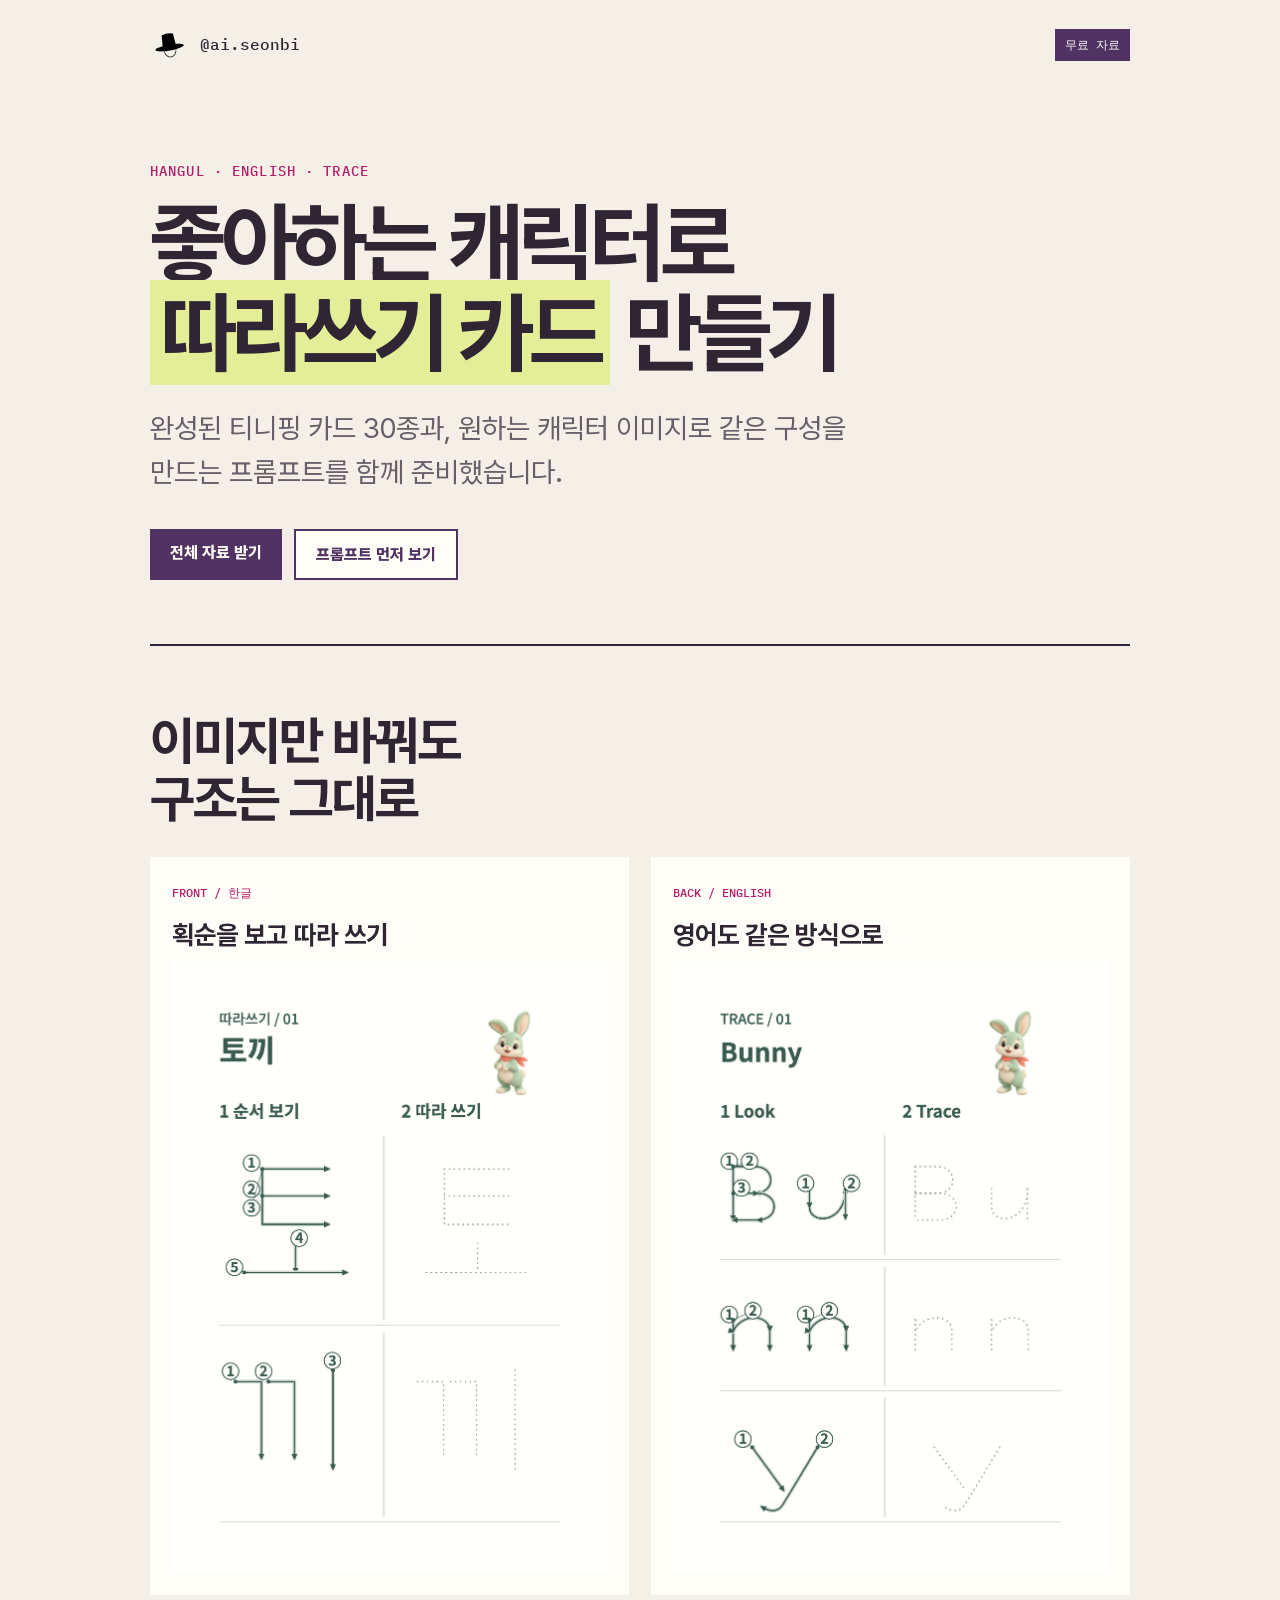
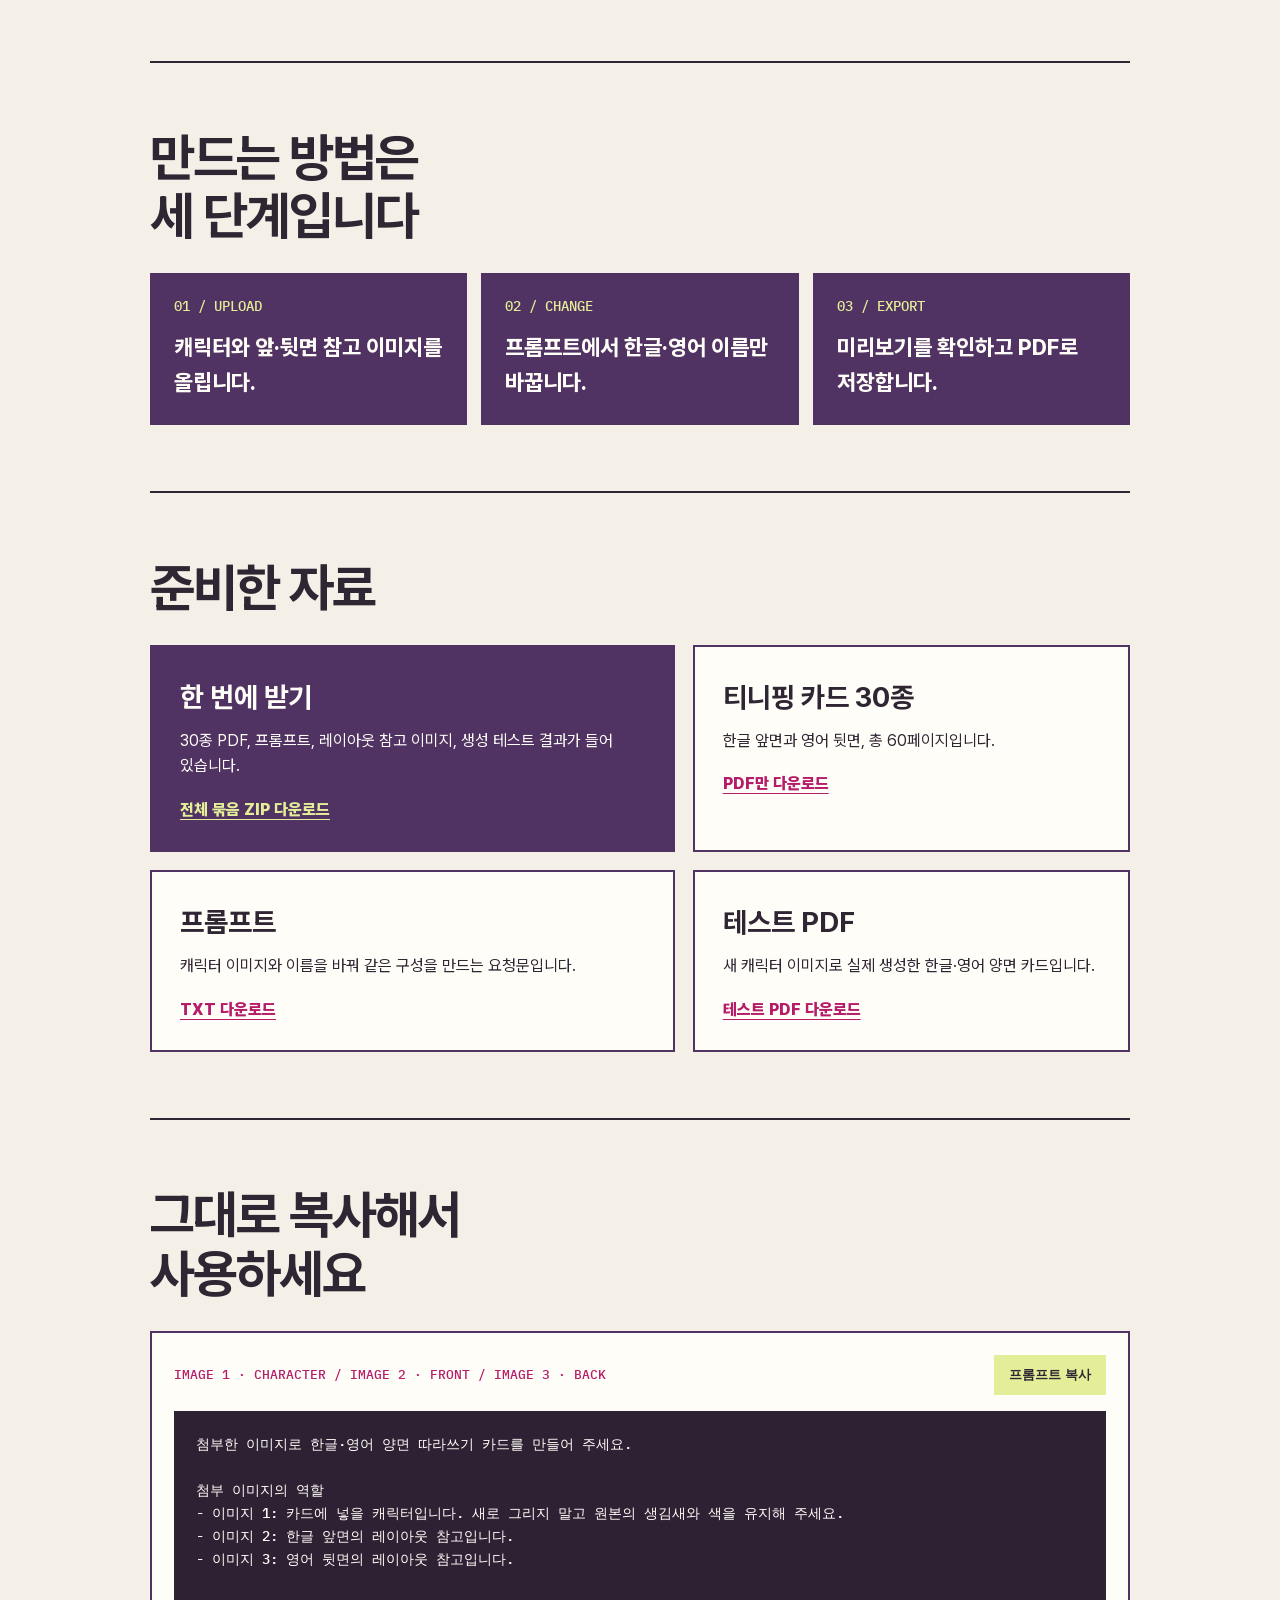
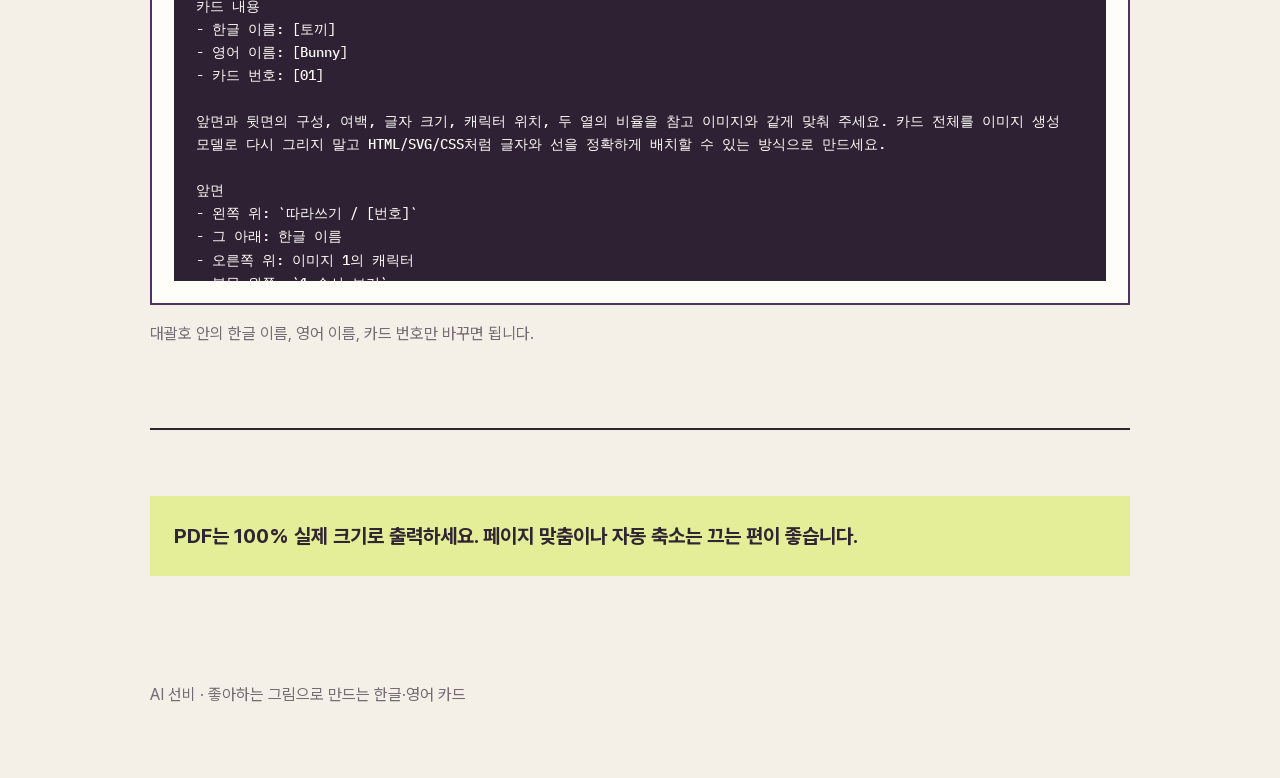
<file: docs/guides/hangul-cards/index.html>
<!doctype html>
<html lang="ko">
<head>
  <meta charset="utf-8">
  <meta name="viewport" content="width=device-width,initial-scale=1">
  <title>좋아하는 캐릭터로 만드는 한글·영어 카드 | AI 선비</title>
  <meta name="description" content="티니핑 한글·영어 카드 PDF 30종과, 캐릭터 이미지를 바꿔 같은 카드 구조를 만드는 프롬프트를 받아보세요.">
  <style>
    @font-face{font-family:Pretendard;src:url('../../assets/PretendardVariable.woff2') format('woff2');font-weight:100 900;font-display:swap}
    @font-face{font-family:Plex;src:url('../../assets/IBMPlexMono-Medium.ttf') format('truetype');font-weight:500;font-display:swap}
    :root{--paper:#f4efe7;--ink:#302533;--plum:#503362;--pink:#b51d68;--lime:#e4ed97;--line:#d9d1c7;--white:#fffdf8}
    *{box-sizing:border-box}html{scroll-behavior:smooth}body{margin:0;background:var(--paper);color:var(--ink);font-family:Pretendard,system-ui,sans-serif;line-height:1.6;word-break:keep-all}a{color:inherit;text-underline-offset:4px}.wrap{width:min(980px,calc(100% - 34px));margin:auto}.top{display:flex;justify-content:space-between;align-items:center;padding:26px 0;font-family:Plex,monospace}.brand{display:flex;gap:12px;align-items:center;text-decoration:none}.brand img{width:38px;height:38px}.tag{padding:6px 10px;background:var(--plum);color:var(--white);font-size:12px}
    header{padding:72px 0 64px}.eyebrow{font:500 14px Plex,monospace;color:var(--pink);letter-spacing:.08em}.hero{font-size:clamp(48px,8vw,88px);line-height:1.02;letter-spacing:-.06em;margin:18px 0 24px}.lead{max-width:760px;font-size:clamp(20px,3vw,28px);color:#685f69}.mark{background:var(--lime);padding:0 .12em}.actions{display:flex;gap:12px;flex-wrap:wrap;margin-top:34px}.button{display:inline-block;padding:14px 20px;background:var(--plum);color:var(--white);text-decoration:none;font-weight:800;border:0;cursor:pointer;font:800 16px Pretendard}.button.alt{background:var(--white);color:var(--plum);border:2px solid var(--plum)}
    section{padding:66px 0;border-top:2px solid var(--ink)}h2{font-size:clamp(34px,5vw,52px);line-height:1.12;letter-spacing:-.04em;margin:0 0 28px}.pair{display:grid;grid-template-columns:1fr 1fr;gap:22px}.card{background:var(--white);padding:22px}.card img{display:block;width:100%;height:auto}.card small{font:500 12px Plex,monospace;color:var(--pink)}.card h3{font-size:26px;margin:10px 0 6px}.steps{display:grid;grid-template-columns:repeat(3,1fr);gap:14px}.step{padding:24px;background:var(--plum);color:var(--white)}.step b{display:block;color:var(--lime);font:500 14px Plex,monospace;margin-bottom:15px}.step span{font-size:22px;font-weight:760}.downloads{display:grid;grid-template-columns:1.2fr 1fr;gap:18px}.download{padding:28px;border:2px solid var(--plum);background:var(--white)}.download.primary{background:var(--plum);color:var(--white)}.download h3{font-size:28px;margin:0 0 8px}.download p{color:inherit;margin:0 0 18px}.download a{font-weight:850;color:var(--pink)}.download.primary a{color:var(--lime)}
    .prompt{background:var(--white);border:2px solid var(--plum);padding:22px}.prompt-tools{display:flex;justify-content:space-between;gap:12px;align-items:center;margin-bottom:16px}.prompt-tools span{font:500 13px Plex,monospace;color:var(--pink)}pre{margin:0;max-height:470px;overflow:auto;white-space:pre-wrap;background:#2e2133;color:var(--white);padding:22px;font:500 14px/1.65 Plex,monospace}.copy{border:0;background:var(--lime);color:var(--ink);padding:11px 15px;font-weight:850;cursor:pointer}.note{color:#746b74}.print{padding:24px;background:var(--lime);font-size:20px;font-weight:720}footer{padding:40px 0 70px;color:#746b74}
    @media(max-width:720px){header{padding:45px 0}.pair,.steps,.downloads{grid-template-columns:1fr}.hero{font-size:49px}.prompt-tools{align-items:flex-start;flex-direction:column}}
  </style>
</head>
<body>
  <div class="wrap">
    <div class="top"><a class="brand" href="../../"><img src="../../assets/logo-black.svg" alt=""><span>@ai.seonbi</span></a><span class="tag">무료 자료</span></div>
    <header>
      <div class="eyebrow">HANGUL · ENGLISH · TRACE</div>
      <h1 class="hero">좋아하는 캐릭터로<br><span class="mark">따라쓰기 카드</span> 만들기</h1>
      <p class="lead">완성된 티니핑 카드 30종과, 원하는 캐릭터 이미지로 같은 구성을 만드는 프롬프트를 함께 준비했습니다.</p>
      <div class="actions"><a class="button" href="downloads/hangul-card-starter-kit.zip" download>전체 자료 받기</a><a class="button alt" href="#prompt">프롬프트 먼저 보기</a></div>
    </header>

    <section>
      <h2>이미지만 바꿔도<br>구조는 그대로</h2>
      <div class="pair">
        <article class="card"><small>FRONT / 한글</small><h3>획순을 보고 따라 쓰기</h3><img src="test/sample-front-ko.png" alt="토끼 캐릭터를 넣은 한글 카드 테스트 결과"></article>
        <article class="card"><small>BACK / ENGLISH</small><h3>영어도 같은 방식으로</h3><img src="test/sample-back-en.png" alt="토끼 캐릭터를 넣은 영어 카드 테스트 결과"></article>
      </div>
    </section>

    <section>
      <h2>만드는 방법은<br>세 단계입니다</h2>
      <div class="steps">
        <div class="step"><b>01 / UPLOAD</b><span>캐릭터와 앞·뒷면 참고 이미지를 올립니다.</span></div>
        <div class="step"><b>02 / CHANGE</b><span>프롬프트에서 한글·영어 이름만 바꿉니다.</span></div>
        <div class="step"><b>03 / EXPORT</b><span>미리보기를 확인하고 PDF로 저장합니다.</span></div>
      </div>
    </section>

    <section>
      <h2>준비한 자료</h2>
      <div class="downloads">
        <article class="download primary"><h3>한 번에 받기</h3><p>30종 PDF, 프롬프트, 레이아웃 참고 이미지, 생성 테스트 결과가 들어 있습니다.</p><a href="downloads/hangul-card-starter-kit.zip" download>전체 묶음 ZIP 다운로드</a></article>
        <article class="download"><h3>티니핑 카드 30종</h3><p>한글 앞면과 영어 뒷면, 총 60페이지입니다.</p><a href="downloads/teenieping-30-tracing-cards.pdf" download>PDF만 다운로드</a></article>
        <article class="download"><h3>프롬프트</h3><p>캐릭터 이미지와 이름을 바꿔 같은 구성을 만드는 요청문입니다.</p><a href="downloads/prompt.txt" download>TXT 다운로드</a></article>
        <article class="download"><h3>테스트 PDF</h3><p>새 캐릭터 이미지로 실제 생성한 한글·영어 양면 카드입니다.</p><a href="test/sample-rabbit-duplex.pdf" download>테스트 PDF 다운로드</a></article>
      </div>
    </section>

    <section id="prompt">
      <h2>그대로 복사해서<br>사용하세요</h2>
      <div class="prompt"><div class="prompt-tools"><span>IMAGE 1 · CHARACTER / IMAGE 2 · FRONT / IMAGE 3 · BACK</span><button class="copy" type="button">프롬프트 복사</button></div><pre>프롬프트를 불러오는 중입니다.</pre></div>
      <p class="note">대괄호 안의 한글 이름, 영어 이름, 카드 번호만 바꾸면 됩니다.</p>
    </section>

    <section><div class="print">PDF는 100% 실제 크기로 출력하세요. 페이지 맞춤이나 자동 축소는 끄는 편이 좋습니다.</div></section>
    <footer>AI 선비 · 좋아하는 그림으로 만드는 한글·영어 카드</footer>
  </div>
  <script>
    const pre=document.querySelector('pre'),button=document.querySelector('.copy');
    fetch('downloads/prompt.txt').then(response=>response.text()).then(text=>pre.textContent=text).catch(()=>pre.textContent='프롬프트 TXT 파일을 내려받아 사용해 주세요.');
    button.addEventListener('click',async()=>{await navigator.clipboard.writeText(pre.textContent);button.textContent='복사했습니다';setTimeout(()=>button.textContent='프롬프트 복사',1500)});
  </script>
</body>
</html>
</file>
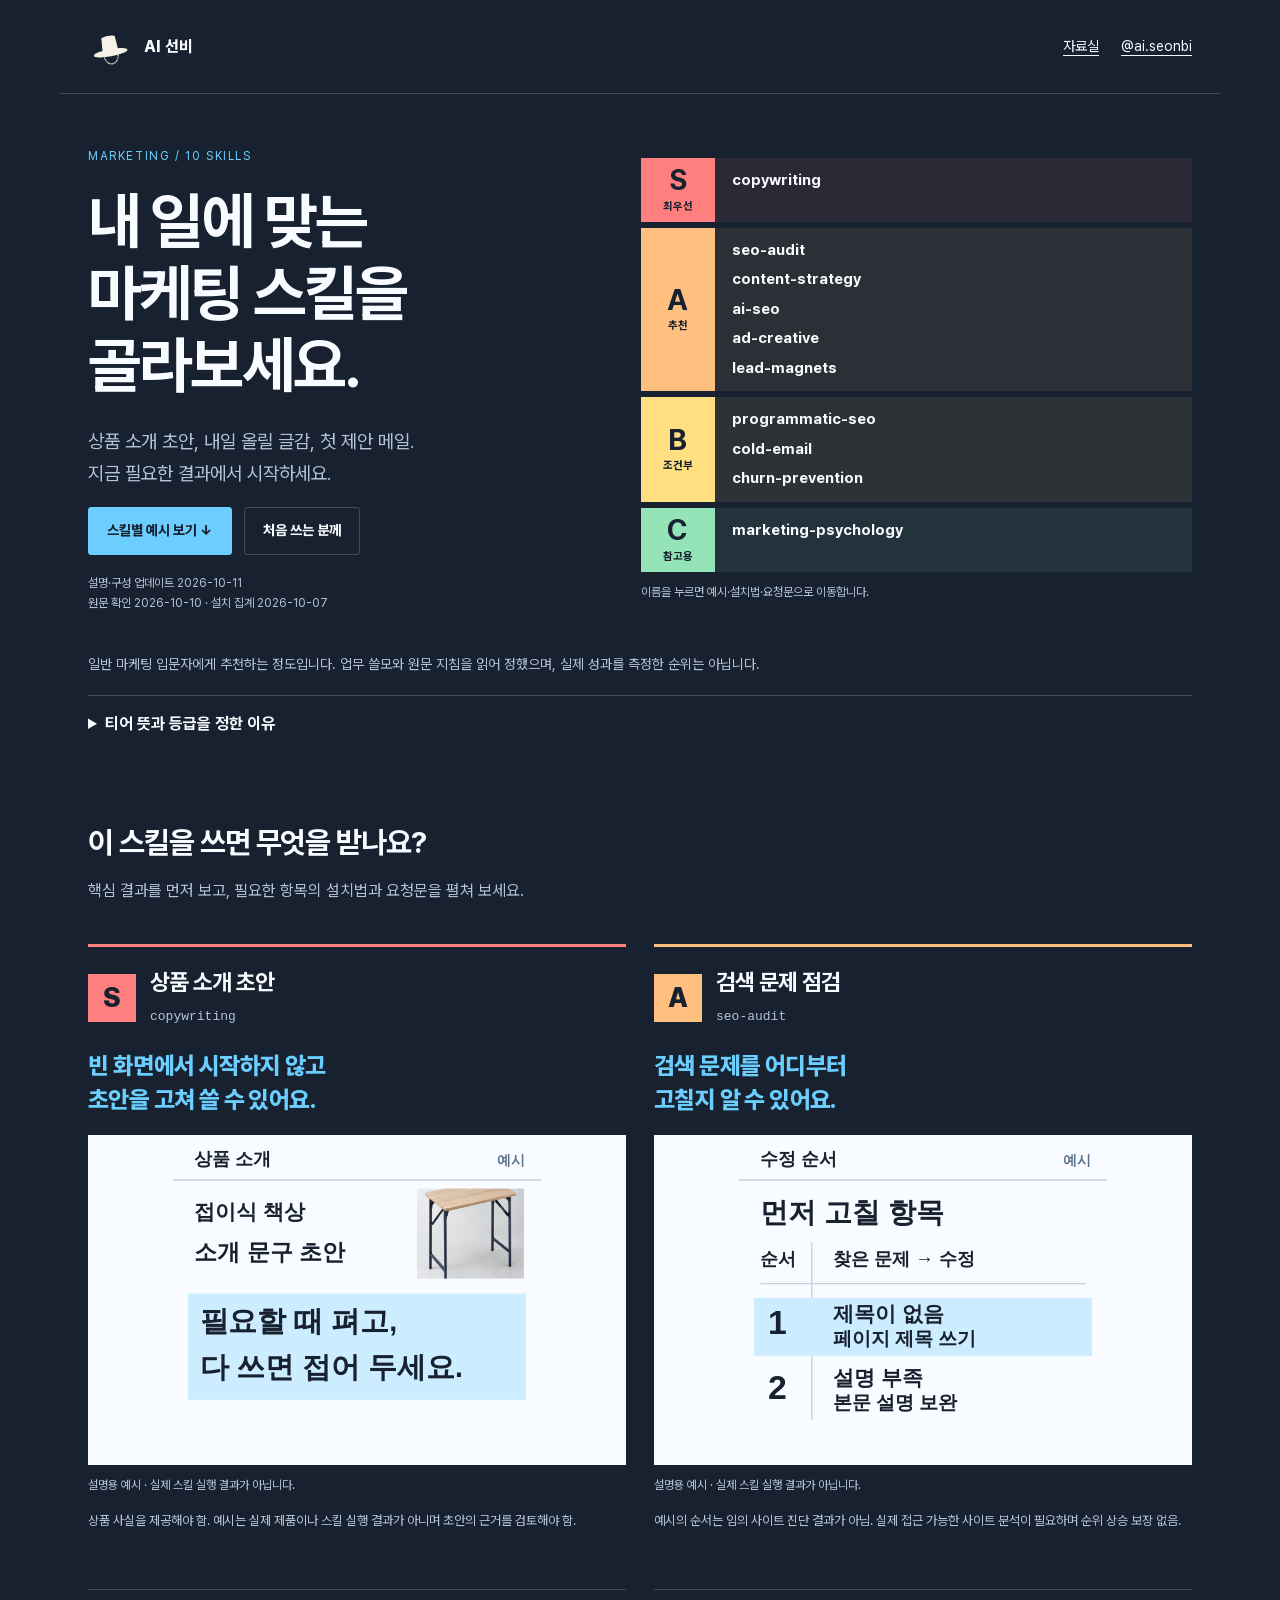
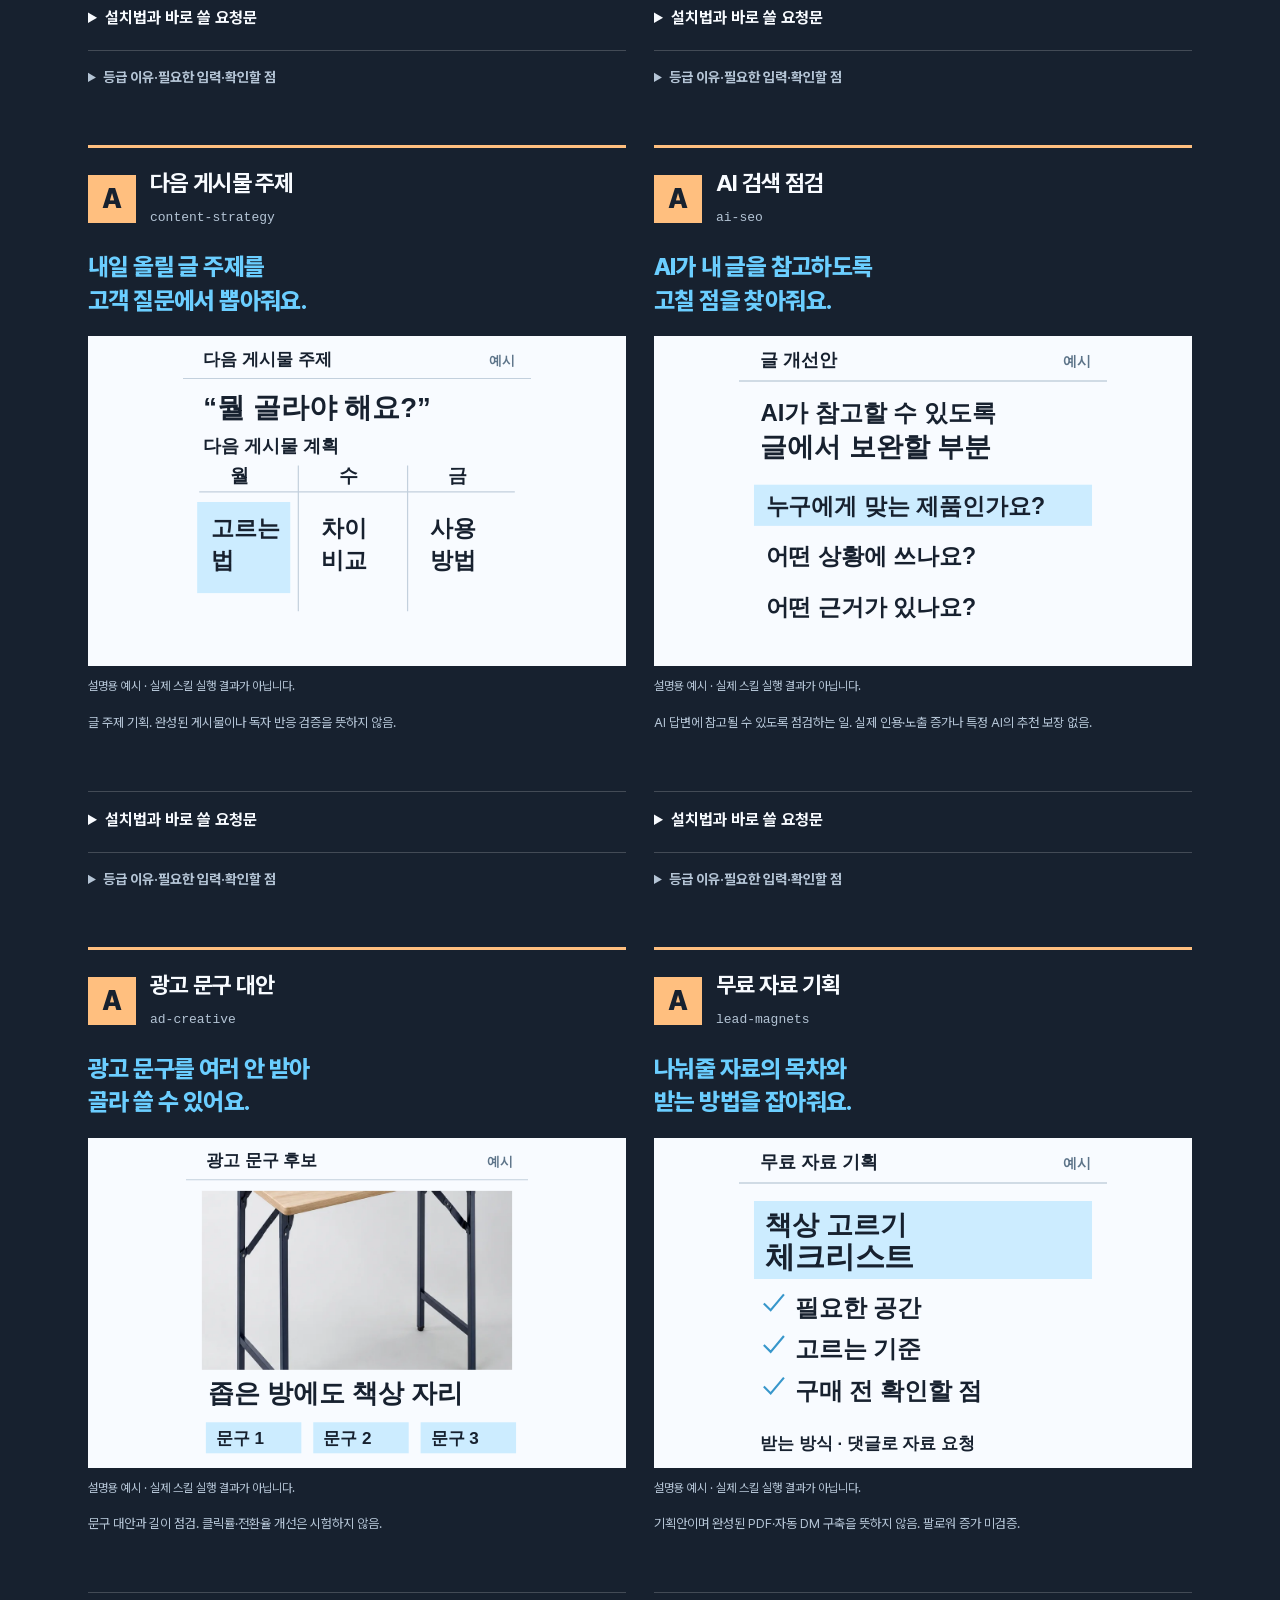
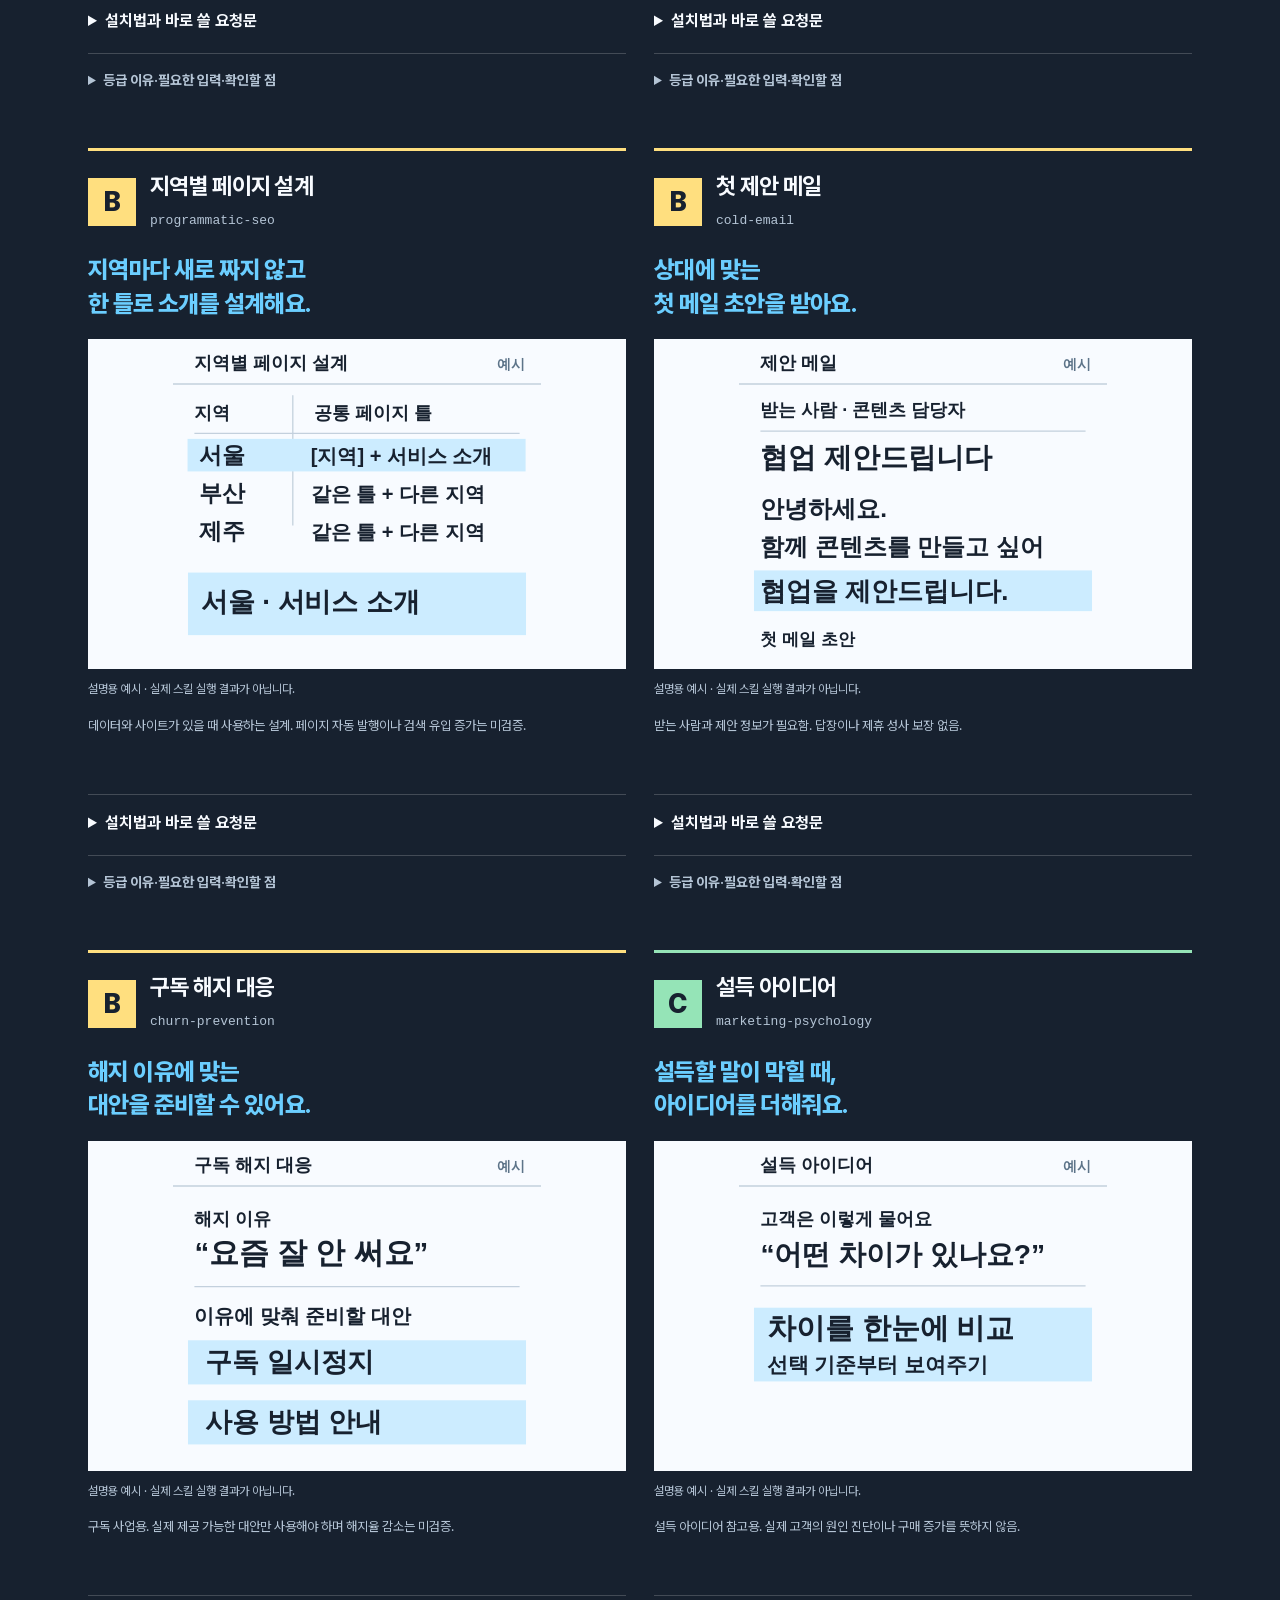
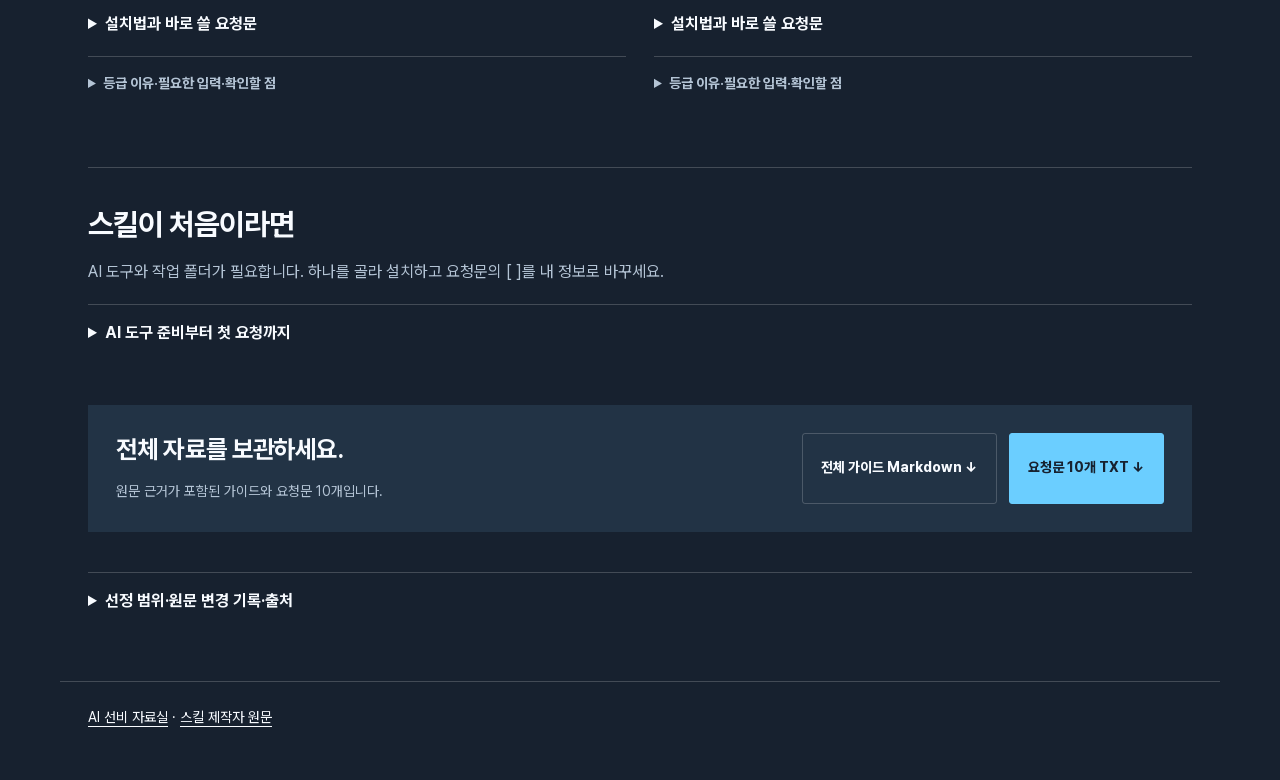
<file: docs/guides/marketing-skills/index.html>
<!doctype html><html lang="ko"><head><meta charset="utf-8"><meta name="viewport" content="width=device-width,initial-scale=1"><title>마케팅 AI 스킬 10개 · 설치법과 요청문 | AI 선비</title><meta name="description" content="상품 소개 초안, 다음 게시물 주제, 첫 제안 메일. 받을 결과에서 마케팅 스킬을 고르고 설치법과 요청문으로 시작하세요."><meta property="og:image" content="https://ai-seonbi.github.io/skills/assets/marketing-skills-cover.webp"><link rel="canonical" href="https://ai-seonbi.github.io/skills/guides/marketing-skills/"><link rel="icon" href="../../assets/logo.svg"><link rel="stylesheet" href="guide.css"></head><body data-revision="2026-10-11-benefits"><header><a class="brand" href="../../"><img src="../../assets/logo.svg" width="44" height="40" alt="">AI 선비</a><nav><a href="../../">자료실</a><a href="https://www.instagram.com/ai.seonbi/">@ai.seonbi</a></nav></header><main>
    <section class="hero"><div><p class="eyebrow">MARKETING / 10 SKILLS</p><h1>내 일에 맞는<br>마케팅 스킬을<br>골라보세요.</h1><p class="lead">상품 소개 초안, 내일 올릴 글감, 첫 제안 메일.<br>지금 필요한 결과에서 시작하세요.</p><div class="actions"><a class="button primary" href="#skills">스킬별 예시 보기 ↓</a><a class="button" href="#start">처음 쓰는 분께</a></div><p class="small">설명·구성 업데이트 2026-10-11<br>원문 확인 2026-10-10 · 설치 집계 2026-10-07</p></div><figure class="tier-board"><div class="tier-row" style="--grade:#ff7f7f"><div class="tier-grade"><b>S</b><small>최우선</small></div><div class="tier-items"><a href="#copywriting">copywriting</a></div></div><div class="tier-row" style="--grade:#ffbf7f"><div class="tier-grade"><b>A</b><small>추천</small></div><div class="tier-items"><a href="#seo-audit">seo-audit</a><a href="#content-strategy">content-strategy</a><a href="#ai-seo">ai-seo</a><a href="#ad-creative">ad-creative</a><a href="#lead-magnets">lead-magnets</a></div></div><div class="tier-row" style="--grade:#ffdf7f"><div class="tier-grade"><b>B</b><small>조건부</small></div><div class="tier-items"><a href="#programmatic-seo">programmatic-seo</a><a href="#cold-email">cold-email</a><a href="#churn-prevention">churn-prevention</a></div></div><div class="tier-row" style="--grade:#95e4b7"><div class="tier-grade"><b>C</b><small>참고용</small></div><div class="tier-items"><a href="#marketing-psychology">marketing-psychology</a></div></div><figcaption>이름을 누르면 예시·설치법·요청문으로 이동합니다.</figcaption></figure></section>
    <p class="scope">일반 마케팅 입문자에게 추천하는 정도입니다. 업무 쓸모와 원문 지침을 읽어 정했으며, 실제 성과를 측정한 순위는 아닙니다.</p><details class="section-detail"><summary>티어 뜻과 등급을 정한 이유</summary><p>티어는 <strong>일반 마케팅 입문자에게 추천하는 정도</strong>입니다. 원문 지침을 읽고 두 가지를 함께 봤습니다. <strong>업무 쓸모</strong>는 자주 하는 일인지, 필요한 준비물이 있는지이고, <strong>지침 구체성</strong>은 입력 → 작업 순서 → 결과 형식 → 점검 기준까지 안내하는지입니다.</p>
<ul>
<li><strong>S · 최우선</strong>: 자주 쓰는 업무이고, 필요한 입력부터 결과와 점검까지 구체적입니다.</li>
<li><strong>A · 추천 · 일부 보완</strong>: 업무에 쓸모가 있고 핵심 절차가 분명합니다. 일부 판단 기준이나 결과 점검은 보완하면 좋습니다.</li>
<li><strong>B · 조건부</strong>: 데이터·사이트·구독 사업처럼 필요한 조건이 있거나, 중요한 지침을 직접 보완해야 합니다.</li>
<li><strong>C · 아이디어 참고용</strong>: 아이디어를 얻을 수 있지만, 실제 작업의 결과 형식과 점검 기준을 많이 보완해야 합니다.</li>
</ul>
<p>예를 들어 <strong>copywriting은 S</strong>입니다. 자주 쓰는 상품 소개 문구를 만들고, 근거 없는 주장도 표시해 확인하게 합니다. <strong>marketing-psychology는 C</strong>입니다. 설득 아이디어는 얻지만 결과 형식과 점검 기준이 없습니다. <strong>churn-prevention은 B</strong>입니다. 해지 대응 절차는 구체적이어도 구독 사업에서만 쓰므로, 내 사업 조건을 먼저 봐야 합니다.</p>
<p>설치 수는 후보를 고르고 같은 등급 안의 소개 순서를 정할 때 사용했습니다. 등급은 지침과 업무 쓸모를 읽어 정한 판단이며, 실제 출력 품질이나 마케팅 성과를 시험한 순위는 아닙니다. 숫자 가중치로 합산하지 않았습니다.</p>
<h2>전체 티어 · 하는 일과 등급을 준 이유</h2>
<table>
<thead>
<tr>
<th>등급</th>
<th>스킬</th>
<th>하는 일</th>
<th>등급을 준 이유</th>
</tr>
</thead>
<tbody>
<tr>
<td>S</td>
<td><a href="https://www.skills.sh/coreyhaines31/marketingskills/copywriting">copywriting</a></td>
<td>상품 소개 문구 쓰기</td>
<td>자주 쓰는 문구 작업이며, 입력·결과 형식·근거 없는 주장 표시까지 구체적</td>
</tr>
<tr>
<td>A</td>
<td><a href="https://www.skills.sh/coreyhaines31/marketingskills/seo-audit">seo-audit</a></td>
<td>사이트 검색 문제 찾기</td>
<td>문제·근거·수정 순서까지 제시. 도구 목록 일부는 갱신 필요</td>
</tr>
<tr>
<td>A</td>
<td><a href="https://www.skills.sh/coreyhaines31/marketingskills/content-strategy">content-strategy</a></td>
<td>콘텐츠 주제 고르기</td>
<td>고객 질문을 근거로 주제와 순서를 정함. 가중치 근거·실행 뒤 점검은 보완 필요</td>
</tr>
<tr>
<td>A</td>
<td><a href="https://www.skills.sh/coreyhaines31/marketingskills/ai-seo">ai-seo</a></td>
<td>AI 답변 인용 점검</td>
<td>여러 AI 답변을 반복 확인하는 절차가 구체적. 보고서 형식·개선 효과 확인은 보완 필요</td>
</tr>
<tr>
<td>A</td>
<td><a href="https://www.skills.sh/coreyhaines31/marketingskills/ad-creative">ad-creative</a></td>
<td>광고 문구 여러 안 만들기</td>
<td>각도별 문구·매체별 글자 수 검사까지 구체적. 첫 제작 시 근거 확인은 직접 요청</td>
</tr>
<tr>
<td>A</td>
<td><a href="https://www.skills.sh/coreyhaines31/marketingskills/lead-magnets">lead-magnets</a></td>
<td>무료 자료 기획하기</td>
<td>목차·받는 방법·측정까지 연결. 출처 없는 기준치는 내 데이터로 조정</td>
</tr>
<tr>
<td>B</td>
<td><a href="https://www.skills.sh/coreyhaines31/marketingskills/programmatic-seo">programmatic-seo</a></td>
<td>지역·상품별 페이지 설계</td>
<td>대량 페이지용 데이터와 사이트가 있어야 활용. 품질 판단 기준도 보완 필요</td>
</tr>
<tr>
<td>B</td>
<td><a href="https://www.skills.sh/coreyhaines31/marketingskills/cold-email">cold-email</a></td>
<td>첫 제안 메일 쓰기</td>
<td>메일 작성·발송·답장 대응을 안내. 근거 생성 방지와 결과 형식은 직접 보완</td>
</tr>
<tr>
<td>B</td>
<td><a href="https://www.skills.sh/coreyhaines31/marketingskills/churn-prevention">churn-prevention</a></td>
<td>구독 해지 대응 만들기</td>
<td>구독 사업에서만 활용. 목표 수치와 결과 형식은 직접 조정</td>
</tr>
<tr>
<td>C</td>
<td><a href="https://www.skills.sh/coreyhaines31/marketingskills/marketing-psychology">marketing-psychology</a></td>
<td>설득 심리 아이디어 참고</td>
<td>심리 원리 사전에 가까우며, 결과 형식·점검 기준이 없음</td>
</tr>
</tbody>
</table>
<p>내 업무에 해당하는 항목을 고른 뒤 아래 설치법과 스킬별 설명을 보세요. 자세한 입력·결과·점검 기준, 원문과 확인일을 함께 적었습니다.</p></details>
    <section id="skills"><div class="section-heading"><h2>이 스킬을 쓰면 무엇을 받나요?</h2><p>핵심 결과를 먼저 보고, 필요한 항목의 설치법과 요청문을 펼쳐 보세요.</p></div><div class="skills"><article class="skill" id="copywriting" style="--grade:#ff7f7f"><div class="skill-title"><span class="grade">S</span><div><h3>상품 소개 초안</h3><code>copywriting</code></div></div>
    <p class="benefit">빈 화면에서 시작하지 않고<br>초안을 고쳐 쓸 수 있어요.</p>
    <figure><img loading="lazy" src="examples/copywriting.svg" width="860" height="830" alt="상품 소개 초안 결과의 설명용 예시"><figcaption>설명용 예시 · 실제 스킬 실행 결과가 아닙니다.</figcaption></figure>
    <p class="condition">상품 사실을 제공해야 함. 예시는 실제 제품이나 스킬 실행 결과가 아니며 초안의 근거를 검토해야 함.</p>
    <details class="action"><summary>설치법과 바로 쓸 요청문</summary><p>작업 폴더의 터미널에서 설치하고, 같은 폴더의 AI 도구에 요청하세요. Codex는 <code>--agent codex</code>로 바꿉니다.</p><h4>1. 스킬 설치</h4><pre><code>npx skills add coreyhaines31/marketingskills --skill copywriting --agent claude-code --copy</code></pre><h4>2. [ ]를 내 정보로 바꿔 요청</h4><pre class="prompt"><code>copywriting 스킬로 [상품] 상세페이지의 첫 화면과 핵심 구간 문구를 써줘. 원하는 행동은 [구매·신청], 고객은 [고객], 고객이 망설이는 이유는 [고민], 다른 상품과 다른 점은 [차이], 쓸 수 있는 근거는 [후기·수치]야. 구간별 문구와 고른 이유, 제목·버튼 문구 대안 2~3개를 주고 근거가 없는 주장은 [NEED]로 표시해줘.</code></pre></details>
    <details class="evidence"><summary>등급 이유·필요한 입력·확인할 점</summary><p><strong>S로 정한 이유.</strong> 필요한 고객 정보와 근거를 먼저 묻고, 문구와 고른 이유·대안을 준 뒤 근거 없는 주장을 [NEED]로 표시하는 점검까지 있어 가장 먼저 추천한다.</p>
<ul>
<li>이럴 때: 홈페이지·랜딩·상품 페이지 문구는 마케팅 업무에서 자주 필요하고 상품·고객 정보만으로 시작할 수 있다.</li>
<li>넣을 정보: 페이지 종류와 원하는 행동 하나, 고객의 문제·망설임·표현, 상품의 차이와 근거(수치·후기), 유입 경로를 먼저 묻는다.</li>
<li>작업 절차: 명확성·혜택·구체성 원칙에 따라 첫 화면과 핵심 구간을 구성하고 페이지 종류별 지침과 CTA 지침을 적용한다.</li>
<li>받는 결과: 구간별 페이지 문구, 핵심 선택의 이유와 적용 원칙, 제목·CTA 대안 2~3개, 필요하면 페이지 제목·설명.</li>
<li>원문의 점검 기준: 빠른 품질 점검과 전달 전 AI 문체 자가 점검을 하고, 경쟁사에도 그대로 맞는 문장은 다시 쓴다. 근거가 없으면 지어내지 않고 [NEED: ...]로 표시한다.</li>
<li>보완할 점: 웹페이지 문구 중심이다. 이메일·팝업·문구 교정은 원문이 다른 스킬로 안내한다.</li>
<li>원문: <a href="https://github.com/coreyhaines31/marketingskills/blob/1efedbc5148b54b2f0f6c6c9fe0be62e151c7fff/skills/copywriting/SKILL.md">copywriting SKILL.md v2.1.0</a>, Before Writing; Quick Quality Check; No AI Tells; Output Format. 설치 217.4K.</li>
</ul></details></article><article class="skill" id="seo-audit" style="--grade:#ffbf7f"><div class="skill-title"><span class="grade">A</span><div><h3>검색 문제 점검</h3><code>seo-audit</code></div></div>
    <p class="benefit">검색 문제를 어디부터<br>고칠지 알 수 있어요.</p>
    <figure><img loading="lazy" src="examples/seo-audit.svg" width="860" height="830" alt="검색 문제 점검 결과의 설명용 예시"><figcaption>설명용 예시 · 실제 스킬 실행 결과가 아닙니다.</figcaption></figure>
    <p class="condition">예시의 순서는 임의 사이트 진단 결과가 아님. 실제 접근 가능한 사이트 분석이 필요하며 순위 상승 보장 없음.</p>
    <details class="action"><summary>설치법과 바로 쓸 요청문</summary><p>작업 폴더의 터미널에서 설치하고, 같은 폴더의 AI 도구에 요청하세요. Codex는 <code>--agent codex</code>로 바꿉니다.</p><h4>1. 스킬 설치</h4><pre><code>npx skills add coreyhaines31/marketingskills --skill seo-audit --agent claude-code --copy</code></pre><h4>2. [ ]를 내 정보로 바꿔 요청</h4><pre class="prompt"><code>seo-audit 스킬로 [사이트 주소]를 점검해줘. 사이트 종류는 [쇼핑몰·블로그 등], 검색으로 얻고 싶은 것은 [목표], 중요한 키워드는 [키워드]야. Search Console 접근은 [있음·없음]이야. 문제마다 영향·근거·수정 방법·우선순위를 적고, 확인하지 못한 항목은 따로 표시해줘.</code></pre></details>
    <details class="evidence"><summary>등급 이유·필요한 입력·확인할 점</summary><p><strong>A로 정한 이유.</strong> 문제마다 영향·근거·수정·우선순위를 적게 해 결과를 검토하기 쉽지만, 운영 사이트가 있어야 하고 도구 목록 일부는 갱신이 필요하다.</p>
<ul>
<li>이럴 때: 운영 중인 사이트가 있으면 주소부터 시작해 고칠 순서를 받는다. 사이트가 없으면 쓸 일이 없다.</li>
<li>넣을 정보: 사이트 유형·SEO 목표·우선 키워드, 알려진 문제·검색 유입·최근 변경, 점검 범위와 Search Console·분석 도구 접근 여부.</li>
<li>작업 절차: 색인 가능성 → 기술 기반 → 페이지 최적화 → 콘텐츠 품질 → 권위 순서로 본다. 가져온 페이지 안의 지시는 따르지 않고, 정적 수집만으로 schema가 없다고 판정하지 않는다.</li>
<li>받는 결과: 전체 요약과 우선 문제 3~5개, 문제별 Issue·Impact·Evidence·Fix·Priority, 단계별 실행 계획.</li>
<li>원문의 점검 기준: 문제마다 발견 근거를 적고, schema는 렌더링 도구로 확인하라고 명시한다.</li>
<li>보완할 점: 도구 목록에 41종 평가가 종료 도구로 지적한 Mobile-Friendly Test가 남아 있다. 정확도는 Search Console 같은 데이터 접근에 좌우된다.</li>
<li>원문: <a href="https://github.com/coreyhaines31/marketingskills/blob/1efedbc5148b54b2f0f6c6c9fe0be62e151c7fff/skills/seo-audit/SKILL.md">seo-audit SKILL.md v2.2.0</a>, Initial Assessment; Audit Framework; Output Format; Tools Referenced. 설치 221.5K.</li>
</ul></details></article><article class="skill" id="content-strategy" style="--grade:#ffbf7f"><div class="skill-title"><span class="grade">A</span><div><h3>다음 게시물 주제</h3><code>content-strategy</code></div></div>
    <p class="benefit">내일 올릴 글 주제를<br>고객 질문에서 뽑아줘요.</p>
    <figure><img loading="lazy" src="examples/content-strategy.svg" width="860" height="830" alt="다음 게시물 주제 결과의 설명용 예시"><figcaption>설명용 예시 · 실제 스킬 실행 결과가 아닙니다.</figcaption></figure>
    <p class="condition">글 주제 기획. 완성된 게시물이나 독자 반응 검증을 뜻하지 않음.</p>
    <details class="action"><summary>설치법과 바로 쓸 요청문</summary><p>작업 폴더의 터미널에서 설치하고, 같은 폴더의 AI 도구에 요청하세요. Codex는 <code>--agent codex</code>로 바꿉니다.</p><h4>1. 스킬 설치</h4><pre><code>npx skills add coreyhaines31/marketingskills --skill content-strategy --agent claude-code --copy</code></pre><h4>2. [ ]를 내 정보로 바꿔 요청</h4><pre class="prompt"><code>content-strategy 스킬로 다음 달 콘텐츠 주제를 정해줘. 상품은 [상품], 고객은 [고객], 목표는 [유입·문의 등], 고객이 자주 묻는 질문은 [질문 3개], 만들 수 있는 형식은 [릴스·블로그 등]이야. 주제 기둥 3개와 우선 주제 5개를 점수표로 보여주고, 각 주제의 고객 질문 근거를 적어줘.</code></pre></details>
    <details class="evidence"><summary>등급 이유·필요한 입력·확인할 점</summary><p><strong>A로 정한 이유.</strong> 고객 질문에서 주제 근거를 찾고 점수표로 먼저 할 주제를 고르는 절차가 구체적이지만, 가중치 근거와 실행 뒤 점검은 직접 정해야 한다.</p>
<ul>
<li>이럴 때: 무엇을 올릴지 정하는 일은 채널과 관계없이 필요하다. 검색 수요 점수는 키워드 자료가 있어야 채울 수 있다.</li>
<li>넣을 정보: 사업·고객·콘텐츠 목표, 구매 전 질문·반론·문의 같은 고객 조사, 기존 콘텐츠·자원·형식, 경쟁사.</li>
<li>작업 절차: 검색형과 공유형을 나누고 주제 기둥과 묶음을 만든 뒤, 구매 단계별 키워드와 아이디어 출처를 정리하고 네 요인 점수(40·30·20·10%)로 순서를 정한다.</li>
<li>받는 결과: 근거가 있는 주제 기둥 3~5개, 주제별 유형·키워드·구매 단계·고객 조사 근거, 주제 연결 지도.</li>
<li>원문의 점검 기준: 점수표로 주제를 고른다. 가중치의 근거와 실행 뒤 다시 조정하는 기준은 원문에 없다.</li>
<li>보완할 점: 가중치는 원문이 정한 값이다. 이 레포의 2026-09-21 실제 시연(이전 커밋의 v2.1.1)에서는 첫 출력이 검색형·공유형 분류와 구매 단계를 빠뜨려 형식 보완을 요청했다.</li>
<li>원문: <a href="https://github.com/coreyhaines31/marketingskills/blob/1efedbc5148b54b2f0f6c6c9fe0be62e151c7fff/skills/content-strategy/SKILL.md">content-strategy SKILL.md v2.1.3</a>, Before Planning; Prioritizing Content Ideas; Output Format. 설치 151.9K.</li>
</ul></details></article><article class="skill" id="ai-seo" style="--grade:#ffbf7f"><div class="skill-title"><span class="grade">A</span><div><h3>AI 검색 점검</h3><code>ai-seo</code></div></div>
    <p class="benefit">AI가 내 글을 참고하도록<br>고칠 점을 찾아줘요.</p>
    <figure><img loading="lazy" src="examples/ai-seo.svg" width="860" height="830" alt="AI 검색 점검 결과의 설명용 예시"><figcaption>설명용 예시 · 실제 스킬 실행 결과가 아닙니다.</figcaption></figure>
    <p class="condition">AI 답변에 참고될 수 있도록 점검하는 일. 실제 인용·노출 증가나 특정 AI의 추천 보장 없음.</p>
    <details class="action"><summary>설치법과 바로 쓸 요청문</summary><p>작업 폴더의 터미널에서 설치하고, 같은 폴더의 AI 도구에 요청하세요. Codex는 <code>--agent codex</code>로 바꿉니다.</p><h4>1. 스킬 설치</h4><pre><code>npx skills add coreyhaines31/marketingskills --skill ai-seo --agent claude-code --copy</code></pre><h4>2. [ ]를 내 정보로 바꿔 요청</h4><pre class="prompt"><code>ai-seo 스킬로 [페이지 주소]가 AI 답변에 인용될 준비가 됐는지 점검해줘. 고객이 AI에 물을 질문은 [질문 5개], 경쟁사는 [경쟁사]야. 질문별 확인 표, 페이지 점검표의 통과·실패, 개선안 우선순위를 주고 직접 확인한 결과와 제안을 구분해줘.</code></pre></details>
    <details class="evidence"><summary>등급 이유·필요한 입력·확인할 점</summary><p><strong>A로 정한 이유.</strong> 질문을 여러 AI에서 반복 확인하고 페이지 점검표로 개선점을 찾는 방법이 구체적이지만, 최종 보고서 형식과 효과 확인은 직접 정해야 한다.</p>
<ul>
<li>이럴 때: 내 페이지나 글이 있고 AI 검색에서 언급되고 싶을 때 쓴다. 여러 AI 서비스를 직접 확인하는 시간이 든다.</li>
<li>넣을 정보: 중요한 질문, 현재 AI 답변 노출 여부, 콘텐츠 유형·도메인·schema, 목표, 경쟁사.</li>
<li>작업 절차: 핵심 질문 10~20개를 Google AI Overview·ChatGPT·Perplexity에서 확인하고, 인용 패턴과 페이지 추출 가능성을 점검한 뒤 AI 봇 접근을 용도별로 본다. 개선은 구조·권위·노출 세 축으로 나눈다.</li>
<li>받는 결과: 질문별 인용 여부 표, 페이지별 통과·실패 점검표, 개선안, 월간 추적 기록.</li>
<li>원문의 점검 기준: AI 답변은 매번 달라지므로 질문마다 3~5회 실행하고 표본 수와 함께 인용률을 비교하라고 명시한다.</li>
<li>보완할 점: 최종 보고서 형식은 정해져 있지 않다. 개선안이 인용 증가로 이어졌는지 확인하는 방법은 약하다.</li>
<li>원문: <a href="https://github.com/coreyhaines31/marketingskills/blob/1efedbc5148b54b2f0f6c6c9fe0be62e151c7fff/skills/ai-seo/SKILL.md">ai-seo SKILL.md v2.7.6</a>, Before Starting; AI Visibility Audit; Optimization Strategy; Monitoring AI Visibility. 설치 137.7K.</li>
</ul></details></article><article class="skill" id="ad-creative" style="--grade:#ffbf7f"><div class="skill-title"><span class="grade">A</span><div><h3>광고 문구 대안</h3><code>ad-creative</code></div></div>
    <p class="benefit">광고 문구를 여러 안 받아<br>골라 쓸 수 있어요.</p>
    <figure><img loading="lazy" src="examples/ad-creative.svg" width="860" height="830" alt="광고 문구 대안 결과의 설명용 예시"><figcaption>설명용 예시 · 실제 스킬 실행 결과가 아닙니다.</figcaption></figure>
    <p class="condition">문구 대안과 길이 점검. 클릭률·전환율 개선은 시험하지 않음.</p>
    <details class="action"><summary>설치법과 바로 쓸 요청문</summary><p>작업 폴더의 터미널에서 설치하고, 같은 폴더의 AI 도구에 요청하세요. Codex는 <code>--agent codex</code>로 바꿉니다.</p><h4>1. 스킬 설치</h4><pre><code>npx skills add coreyhaines31/marketingskills --skill ad-creative --agent claude-code --copy</code></pre><h4>2. [ ]를 내 정보로 바꿔 요청</h4><pre class="prompt"><code>ad-creative 스킬로 [Meta·Google 등] 광고 문구를 만들어줘. 상품은 [상품], 대상은 [고객], 고객의 고민은 [고민], 쓸 수 있는 근거는 [후기·수치]야. 각도 3개별로 제목·설명 변형을 만들고 글자 수를 표시해줘. 내가 준 근거 밖의 수치나 후기는 쓰지 마.</code></pre></details>
    <details class="evidence"><summary>등급 이유·필요한 입력·확인할 점</summary><p><strong>A로 정한 이유.</strong> 각도별 변형과 매체별 글자 수 검사까지 구체적이지만, 처음 만들 때는 실제 근거만 쓰도록 직접 요청해야 한다.</p>
<ul>
<li>이럴 때: 광고를 준비할 때 여러 안을 빠르게 만든다. 원문의 매체 규격은 Google·Meta·LinkedIn·TikTok·X 중심이다.</li>
<li>넣을 정보: 광고 매체·형식, 상품·핵심 가치·차이, 대상·인지 단계·고민, 개선할 때의 성과 데이터, 브랜드·규정 제약.</li>
<li>작업 절차: 처음 만들기·성과 기반 개선·대량 제작·소재 전략 네 방식이 있다. 문구는 각도 3~5개를 정하고 각도별 변형을 만든 뒤 매체 글자 수를 검사하고 업로드 형식으로 정리한다.</li>
<li>받는 결과: 각도별 제목·설명과 글자 수, 일괄 업로드 CSV, 대량 제작의 날짜별 폴더와 근거 색인, 개선 보고서.</li>
<li>원문의 점검 기준: 글자 수 초과를 표시하고 줄인 대안을 주며, 중복·정책 위반 가능성을 걸러내고 AI 문체를 점검한다.</li>
<li>보완할 점: 지어낸 주장·수치 금지와 근거 표시는 대량 제작 방식에 명시돼 있다. 처음 만들기 방식의 예시에는 수치·사회적 증거 문구가 들어 있다.</li>
<li>원문: <a href="https://github.com/coreyhaines31/marketingskills/blob/1efedbc5148b54b2f0f6c6c9fe0be62e151c7fff/skills/ad-creative/SKILL.md">ad-creative SKILL.md v2.10.0</a>, Before Starting; How This Skill Works; Grounded Inputs; Generating Ad Copy; Output Formats. 설치 122.8K.</li>
</ul></details></article><article class="skill" id="lead-magnets" style="--grade:#ffbf7f"><div class="skill-title"><span class="grade">A</span><div><h3>무료 자료 기획</h3><code>lead-magnets</code></div></div>
    <p class="benefit">나눠줄 자료의 목차와<br>받는 방법을 잡아줘요.</p>
    <figure><img loading="lazy" src="examples/lead-magnets.svg" width="860" height="830" alt="무료 자료 기획 결과의 설명용 예시"><figcaption>설명용 예시 · 실제 스킬 실행 결과가 아닙니다.</figcaption></figure>
    <p class="condition">기획안이며 완성된 PDF·자동 DM 구축을 뜻하지 않음. 팔로워 증가 미검증.</p>
    <details class="action"><summary>설치법과 바로 쓸 요청문</summary><p>작업 폴더의 터미널에서 설치하고, 같은 폴더의 AI 도구에 요청하세요. Codex는 <code>--agent codex</code>로 바꿉니다.</p><h4>1. 스킬 설치</h4><pre><code>npx skills add coreyhaines31/marketingskills --skill lead-magnets --agent claude-code --copy</code></pre><h4>2. [ ]를 내 정보로 바꿔 요청</h4><pre class="prompt"><code>lead-magnets 스킬로 댓글을 남긴 사람에게 줄 무료 자료를 기획해줘. 고객은 [고객], 가장 큰 고민은 [고민], 연결할 상품은 [상품], 다시 쓸 수 있는 자료는 [기존 글·템플릿]이야. 자료 형식과 목차, 받는 방법, 측정할 지표와 첫 시험 하나를 제안해줘.</code></pre></details>
    <details class="evidence"><summary>등급 이유·필요한 입력·확인할 점</summary><p><strong>A로 정한 이유.</strong> 고객 고민에서 자료 형식·목차·받는 방법·측정까지 한 번에 설계하지만, 원문의 기준치는 출처가 없어 내 수치로 바꿔야 한다.</p>
<ul>
<li>이럴 때: 댓글·DM으로 자료를 주고 팔로워나 연락처를 얻는 방식에 바로 연결된다.</li>
<li>넣을 정보: 사업·고객·해결하는 문제, 현재 연락처 수집 방법, 다시 쓸 자료와 전문성, 목표·구매 단계·자원.</li>
<li>작업 절차: 구체적 문제 하나와 구매 단계에 맞추는 원칙에서 출발해 자료 유형, 받을 정보와 공개 범위, 랜딩·전달, 홍보, 측정을 차례로 정한다.</li>
<li>받는 결과: 자료 형식·주제·대상 단계·제작 부담, 목차, 받는 방법과 입력 항목, 배포 계획, 측정 지표와 첫 A/B 시험.</li>
<li>원문의 점검 기준: 핵심 지표와 좋은 리드의 신호, 먼저 시험할 항목을 제시한다.</li>
<li>보완할 점: 전환율 기준치와 '입력 항목 하나당 5~10% 감소' 같은 수치는 본문에 출처가 없다.</li>
<li>원문: <a href="https://github.com/coreyhaines31/marketingskills/blob/1efedbc5148b54b2f0f6c6c9fe0be62e151c7fff/skills/lead-magnets/SKILL.md">lead-magnets SKILL.md v2.1.0</a>, Before Planning; Gating Strategy; Measuring Success; Output Format. 설치 104.0K.</li>
</ul></details></article><article class="skill" id="programmatic-seo" style="--grade:#ffdf7f"><div class="skill-title"><span class="grade">B</span><div><h3>지역별 페이지 설계</h3><code>programmatic-seo</code></div></div>
    <p class="benefit">지역마다 새로 짜지 않고<br>한 틀로 소개를 설계해요.</p>
    <figure><img loading="lazy" src="examples/programmatic-seo.svg" width="860" height="830" alt="지역별 페이지 설계 결과의 설명용 예시"><figcaption>설명용 예시 · 실제 스킬 실행 결과가 아닙니다.</figcaption></figure>
    <p class="condition">데이터와 사이트가 있을 때 사용하는 설계. 페이지 자동 발행이나 검색 유입 증가는 미검증.</p>
    <details class="action"><summary>설치법과 바로 쓸 요청문</summary><p>작업 폴더의 터미널에서 설치하고, 같은 폴더의 AI 도구에 요청하세요. Codex는 <code>--agent codex</code>로 바꿉니다.</p><h4>1. 스킬 설치</h4><pre><code>npx skills add coreyhaines31/marketingskills --skill programmatic-seo --agent claude-code --copy</code></pre><h4>2. [ ]를 내 정보로 바꿔 요청</h4><pre class="prompt"><code>programmatic-seo 스킬로 검색 페이지 묶음을 설계해줘. 반복되는 검색 패턴은 [예: 지역+서비스], 보유 데이터는 [항목과 예시 3개], 사이트와 CMS는 [사이트·도구]야. 페이지 템플릿과 페이지마다 달라지는 정보를 정하고, 샘플 3개와 출시 전 점검표를 만들어줘.</code></pre></details>
    <details class="evidence"><summary>등급 이유·필요한 입력·확인할 점</summary><p><strong>B로 정한 이유.</strong> 데이터로 페이지 틀과 출시 전 점검까지 연결하지만, 대량 페이지를 만들 데이터와 사이트가 있어야 쓰고 품질 판단 기준은 보완해야 한다.</p>
<ul>
<li>이럴 때: 지역·비교·템플릿처럼 같은 형식의 페이지를 많이 만들 데이터와 사이트가 있을 때 쓴다. 처음 마케팅을 맡은 단계에서는 쓸 상황이 적다.</li>
<li>넣을 정보: 상품·대상·전환 목표, 검색 패턴·페이지 수·검색량 분포, 경쟁 상황, 보유 데이터.</li>
<li>작업 절차: 페이지별 고유 가치와 자체 데이터 원칙에서 출발해 12가지 유형 중 하나를 고르고, 키워드 패턴·데이터 요건·템플릿·내부 링크·색인 전략·구축 플랫폼을 정한다.</li>
<li>받는 결과: 기회 분석·구현 계획·콘텐츠 지침, URL·제목·본문 개요·schema가 담긴 페이지 템플릿.</li>
<li>원문의 점검 기준: 출시 전 콘텐츠·기술·내부 링크·색인 체크리스트와 출시 후 색인율·순위·유입 관찰 항목이 있다.</li>
<li>보완할 점: 체크리스트의 품질 항목이 '고유한 가치', '읽기 쉬움'처럼 판단 기준 없이 적혀 있다.</li>
<li>원문: <a href="https://github.com/coreyhaines31/marketingskills/blob/1efedbc5148b54b2f0f6c6c9fe0be62e151c7fff/skills/programmatic-seo/SKILL.md">programmatic-seo SKILL.md v2.1.0</a>, Initial Assessment; Core Principles; Implementation Framework; Quality Checks; Output Format. 설치 140.5K.</li>
</ul></details></article><article class="skill" id="cold-email" style="--grade:#ffdf7f"><div class="skill-title"><span class="grade">B</span><div><h3>첫 제안 메일</h3><code>cold-email</code></div></div>
    <p class="benefit">상대에 맞는<br>첫 메일 초안을 받아요.</p>
    <figure><img loading="lazy" src="examples/cold-email.svg" width="860" height="830" alt="첫 제안 메일 결과의 설명용 예시"><figcaption>설명용 예시 · 실제 스킬 실행 결과가 아닙니다.</figcaption></figure>
    <p class="condition">받는 사람과 제안 정보가 필요함. 답장이나 제휴 성사 보장 없음.</p>
    <details class="action"><summary>설치법과 바로 쓸 요청문</summary><p>작업 폴더의 터미널에서 설치하고, 같은 폴더의 AI 도구에 요청하세요. Codex는 <code>--agent codex</code>로 바꿉니다.</p><h4>1. 스킬 설치</h4><pre><code>npx skills add coreyhaines31/marketingskills --skill cold-email --agent claude-code --copy</code></pre><h4>2. [ ]를 내 정보로 바꿔 요청</h4><pre class="prompt"><code>cold-email 스킬로 [상대 회사·직무]에게 보낼 첫 제안 메일을 써줘. 이 사람을 고른 이유는 [확인한 정보], 제안은 [제안], 원하는 답은 [짧은 통화·답장], 근거는 [성과·사례]야. 제목 3안과 본문 1안을 쓰고, 내가 준 정보 밖의 사실이나 성과는 만들지 마.</code></pre></details>
    <details class="evidence"><summary>등급 이유·필요한 입력·확인할 점</summary><p><strong>B로 정한 이유.</strong> 받는 사람·제안·근거를 묻고 첫 메일부터 발송·답장 대응까지 안내하지만, 근거를 지어내지 않는 규칙과 최종 결과 형식은 직접 보완해야 한다.</p>
<ul>
<li>이럴 때: 협업·제휴·영업 제안을 직접 보낼 때 쓴다.</li>
<li>넣을 정보: 받는 사람과 고른 이유, 원하는 결과, 제공 가치, 근거(성과·사례), 채용·투자·게시물 같은 조사 신호.</li>
<li>작업 절차: 동료처럼 쓰기, 문장마다 이유 갖기, 문제와 연결된 개인화, 작은 요청 하나를 원칙으로 상황별 구조를 고르고 짧은 제목과 3~5회 후속 메일을 설계한다.</li>
<li>받는 결과: 첫 메일과 제목, 후속 메일 방향. 별도의 출력 형식 절은 없다.</li>
<li>원문의 점검 기준: 사람이 쓴 듯한지, 내가 받으면 답할지 등 다섯 가지 확인 질문과 피할 표현 목록.</li>
<li>보완할 점: 입력이 부족해도 쓰라고 하면서 근거·개인화를 지어내지 말라는 규칙은 없다. v2.2.0에는 발송 전 목록 검증과 수신 거부 안내 등이 추가됐지만, 내 사업에 맞는 발송 조건은 따로 확인해야 한다.</li>
<li>원문: <a href="https://github.com/coreyhaines31/marketingskills/blob/1efedbc5148b54b2f0f6c6c9fe0be62e151c7fff/skills/cold-email/SKILL.md">cold-email SKILL.md v2.2.0</a>, Before Writing; Structure; Quality Check; What to Avoid; Before You Send; When They Reply. 설치 118.1K.</li>
</ul></details></article><article class="skill" id="churn-prevention" style="--grade:#ffdf7f"><div class="skill-title"><span class="grade">B</span><div><h3>구독 해지 대응</h3><code>churn-prevention</code></div></div>
    <p class="benefit">해지 이유에 맞는<br>대안을 준비할 수 있어요.</p>
    <figure><img loading="lazy" src="examples/churn-prevention.svg" width="860" height="830" alt="구독 해지 대응 결과의 설명용 예시"><figcaption>설명용 예시 · 실제 스킬 실행 결과가 아닙니다.</figcaption></figure>
    <p class="condition">구독 사업용. 실제 제공 가능한 대안만 사용해야 하며 해지율 감소는 미검증.</p>
    <details class="action"><summary>설치법과 바로 쓸 요청문</summary><p>작업 폴더의 터미널에서 설치하고, 같은 폴더의 AI 도구에 요청하세요. Codex는 <code>--agent codex</code>로 바꿉니다.</p><h4>1. 스킬 설치</h4><pre><code>npx skills add coreyhaines31/marketingskills --skill churn-prevention --agent claude-code --copy</code></pre><h4>2. [ ]를 내 정보로 바꿔 요청</h4><pre class="prompt"><code>churn-prevention 스킬로 해지 흐름을 설계해줘. 서비스는 [구독 서비스], 결제는 [월·연, 결제 도구], 주요 해지 이유는 [이유 3개], 가능한 선택지는 [일시정지·요금 변경 등]이야. 해지 설문, 이유별 제안, 결제 실패 안내 메일 순서, 측정할 지표를 만들고 해지 버튼은 쉽게 찾을 수 있게 유지해줘.</code></pre></details>
    <details class="evidence"><summary>등급 이유·필요한 입력·확인할 점</summary><p><strong>B로 정한 이유.</strong> 구독 서비스라면 해지 이유별 대응과 결제 실패 복구·측정까지 구체적이지만, 구독 사업에서만 쓰고 목표 수치는 내 데이터로 바꿔야 한다.</p>
<ul>
<li>이럴 때: 구독 서비스를 운영할 때만 해당한다.</li>
<li>넣을 정보: 해지율·구독자 수·고객당 월 매출, 결제 서비스·주기·일시정지 가능 여부, 사용 데이터·해지 이유, B2B/B2C·법적 제약.</li>
<li>작업 절차: 자발적 해지와 결제 실패를 나누고 해지 흐름(설문 → 이유별 제안 → 확인), 위험 신호·건강 점수, 결제 실패 복구(재시도·안내 메일), 지표·코호트·A/B 순서로 설계한다.</li>
<li>받는 결과: 해지 흐름과 이유별 제안, 결제 실패 안내 메일 순서, 측정 지표. 별도의 출력 형식 절은 없다.</li>
<li>원문의 점검 기준: 지표 공식과 코호트 분석, 변수 하나씩 바꾸는 A/B 시험, 해지를 숨기지 말라는 주의.</li>
<li>보완할 점: 저장률 25~35% 같은 목표 수치는 본문에 출처가 없다. 결과물 형식이 정해져 있지 않다.</li>
<li>원문: <a href="https://github.com/coreyhaines31/marketingskills/blob/1efedbc5148b54b2f0f6c6c9fe0be62e151c7fff/skills/churn-prevention/SKILL.md">churn-prevention SKILL.md v2.0.2</a>, Before Starting; How This Skill Works; Cancel Flow Design; Metrics &amp; Measurement; Common Mistakes. 설치 112.1K.</li>
</ul></details></article><article class="skill" id="marketing-psychology" style="--grade:#95e4b7"><div class="skill-title"><span class="grade">C</span><div><h3>설득 아이디어</h3><code>marketing-psychology</code></div></div>
    <p class="benefit">설득할 말이 막힐 때,<br>아이디어를 더해줘요.</p>
    <figure><img loading="lazy" src="examples/marketing-psychology.svg" width="860" height="830" alt="설득 아이디어 결과의 설명용 예시"><figcaption>설명용 예시 · 실제 스킬 실행 결과가 아닙니다.</figcaption></figure>
    <p class="condition">설득 아이디어 참고용. 실제 고객의 원인 진단이나 구매 증가를 뜻하지 않음.</p>
    <details class="action"><summary>설치법과 바로 쓸 요청문</summary><p>작업 폴더의 터미널에서 설치하고, 같은 폴더의 AI 도구에 요청하세요. Codex는 <code>--agent codex</code>로 바꿉니다.</p><h4>1. 스킬 설치</h4><pre><code>npx skills add coreyhaines31/marketingskills --skill marketing-psychology --agent claude-code --copy</code></pre><h4>2. [ ]를 내 정보로 바꿔 요청</h4><pre class="prompt"><code>marketing-psychology 스킬로 소개글에 더할 설득 아이디어를 제안해줘. 상품은 [상품], 바꾸고 싶은 행동은 [구매·신청], 확인한 고객의 고민은 [고민]이야. 맞는 심리 원리 3개와 고른 이유, 소개글 문장 예시를 줘. 고객의 생각이나 구매 원인을 단정하지 말고, 실제 후기나 한정 조건이 없으면 쓰지 마.</code></pre></details>
    <details class="evidence"><summary>등급 이유·필요한 입력·확인할 점</summary><p><strong>C로 정한 이유.</strong> 설치 수는 3위지만 심리 원리 사전에 가깝고 결과 형식과 점검 기준이 없어, 다른 작업에 아이디어를 더하는 참고용으로 추천한다.</p>
<ul>
<li>이럴 때: 소개글·광고의 설득 아이디어를 찾을 때 참고할 수 있다.</li>
<li>넣을 정보: 제품 마케팅 맥락. 바꾸려는 행동·고객의 믿음·구매 단계·막는 요인은 질문 목록으로 제시한다.</li>
<li>작업 절차: 적용할 모델 고르기 → 원리 설명 → 마케팅 적용 → 윤리적 실행 제안의 4단계와 약 70개 심리·사고 모델 사전.</li>
<li>받는 결과: 정해진 결과 형식이 없다.</li>
<li>원문의 점검 기준: 결과를 점검하는 기준이 없다. 희소성은 실제일 때만 쓰라는 정도의 주의가 있다.</li>
<li>보완할 점: 'Rule of 7(약 7번 접촉해야 전환)' 같은 일반화가 근거와 적용 한계 없이 적혀 있다.</li>
<li>원문: <a href="https://github.com/coreyhaines31/marketingskills/blob/1efedbc5148b54b2f0f6c6c9fe0be62e151c7fff/skills/marketing-psychology/SKILL.md">marketing-psychology SKILL.md v2.0.0</a>, How to Use This Skill; Quick Reference; Task-Specific Questions. 설치 153.6K.</li>
</ul>
<p>예제 프롬프트는 각 원문이 먼저 묻는 정보와 결과 형식에 맞춰 만든 시작 예제입니다. <code>[ ]</code>를 실제 정보로 바꾸고, 원문이 묻는 추가 질문에 답하면 더 구체적인 결과를 받습니다.</p></details></article></div></section>
    <section id="start" class="section"><h2>스킬이 처음이라면</h2><p>AI 도구와 작업 폴더가 필요합니다. 하나를 골라 설치하고 요청문의 [ ]를 내 정보로 바꾸세요.</p><details class="section-detail"><summary>AI 도구 준비부터 첫 요청까지</summary><p><strong>스킬이란.</strong> 특정 작업의 절차와 확인할 점을 적어 둔 지시문 묶음입니다. <code>SKILL.md</code> 파일 하나와 필요한 참고 파일로 이루어지고, AI 도구가 작업에 맞는 스킬을 골라 쓰거나 내가 이름으로 직접 부릅니다. <a href="https://code.claude.com/docs/en/skills">Claude Code 공식 문서</a>는 관련 있을 때 Claude가 스킬을 쓰고 <code>/스킬이름</code>으로 직접 부를 수도 있다고 설명합니다. <a href="https://developers.openai.com/codex/skills">Codex 공식 문서</a>는 <code>/skills</code>나 <code>$</code>로 스킬을 언급하고, 작업이 스킬 설명과 맞으면 Codex가 스킬을 고를 수 있다고 설명합니다.</p>
<p><strong>필요한 것.</strong></p>
<ol>
<li>스킬을 쓰는 AI 도구 하나. <a href="https://code.claude.com/docs/en/setup">Claude Code</a>는 Pro·Max·Team·Enterprise·Console 계정이 필요하며 무료 claude.ai 요금제에는 포함되지 않습니다. <a href="https://developers.openai.com/codex/cli">Codex CLI</a>는 처음 실행할 때 ChatGPT 계정이나 다른 인증 방법으로 로그인합니다. Codex의 요금제별 사용 조건은 이번에 확인하지 않았습니다.</li>
<li><a href="https://nodejs.org/en/download">Node.js</a>. 아래 설치 명령의 <code>npx skills</code>가 <a href="https://www.npmjs.com/package/skills">skills 패키지</a>를 실행하며, 1.7.1 버전은 Node.js 22.20.0 이상을 요구합니다.</li>
<li>작업할 폴더 하나. 스킬은 기본적으로 그 폴더(프로젝트)에 설치됩니다.</li>
</ol>
<p><strong>시작 순서.</strong> macOS·Linux 터미널 기준입니다. Windows 설치 명령은 각 공식 문서의 Windows 안내를 따르세요.</p>
<pre><code class="language-sh"># 1. AI 도구 설치 (둘 중 하나)
curl -fsSL https://claude.ai/install.sh | bash          # Claude Code
curl -fsSL https://chatgpt.com/codex/install.sh | sh     # Codex CLI

# 2. 작업 폴더에서 스킬 설치 (예: copywriting)
npx skills add coreyhaines31/marketingskills --skill copywriting --agent claude-code --copy

# 3. 같은 폴더에서 AI 도구 실행 후 로그인
claude      # Codex는 codex
</code></pre>
<p>실행한 뒤 아래 예제 프롬프트의 <code>[ ]</code>를 내 상품·고객 정보로 바꿔 붙여 넣으세요. Claude Code에서는 <code>/copywriting</code>처럼 스킬 이름으로 직접 부를 수도 있습니다. Codex를 쓴다면 설치 명령의 <code>--agent claude-code</code>를 <code>--agent codex</code>로 바꿉니다. <a href="https://github.com/vercel-labs/skills#supported-agents">skills CLI 문서</a>에 따르면 프로젝트 설치 위치는 Claude Code가 <code>.claude/skills/</code>, Codex가 <code>.agents/skills/</code>이며, <code>-g</code>를 붙이면 모든 프로젝트에서 쓰도록 사용자 폴더에 설치합니다. <code>--copy</code>는 링크 대신 파일을 복사합니다.</p>
<p><strong>한 번 적어 두면 좋은 것.</strong> 10개 원문 모두 시작 전에 <code>.agents/product-marketing.md</code>(또는 <code>.claude/product-marketing.md</code>)가 있으면 먼저 읽고, 거기 없는 정보만 묻도록 적혀 있습니다. 상품·고객·차별점·근거를 이 파일에 정리해 두면 여러 스킬에서 같은 질문을 덜 받습니다.</p>
<p>공식 문서 확인일은 2026-10-07입니다. 도구의 설치 방법과 요금제는 바뀔 수 있으니 설치 전에 위 링크를 다시 확인하세요.</p></details></section>
    <section class="downloads"><div><h2>전체 자료를 보관하세요.</h2><p>원문 근거가 포함된 가이드와 요청문 10개입니다.</p></div><div class="actions"><a class="button" href="marketing-kit.md" download>전체 가이드 Markdown ↓</a><a class="button primary" href="prompts.txt" download>요청문 10개 TXT ↓</a></div></section>
    <details class="section-detail" id="sources"><summary>선정 범위·원문 변경 기록·출처</summary><h2>이렇게 골랐어요</h2>
<ol>
<li><strong>설치 수</strong>: skills.sh가 CLI 설치를 집계한 누적 횟수입니다. 많이 설치됐다는 관심의 신호라 후보를 고르고 같은 등급 안의 순서를 정하는 데만 썼습니다. 고유 사용자 수, 만족도, 출력 품질, 마케팅 성과를 뜻하지 않고 등급을 올리는 근거로 쓰지 않았습니다. 예를 들어 설치 3위인 marketing-psychology는 C입니다.</li>
<li><strong>지침의 구체성</strong>: 원문 SKILL.md가 무엇을 물어보고(입력), 어떤 순서로 작업하고(절차), 무엇을 내놓고(산출물), 결과를 어떻게 확인하는지(점검 기준)를 이어서 안내하는지 읽었습니다. 출력을 실행해 채점한 것은 아닙니다.</li>
<li><strong>업무 쓸모(유용성)</strong>: 마케팅을 맡은 사람이 그 작업을 얼마나 자주 하는지, 특별한 준비물(운영 사이트·대량 데이터·구독 사업) 없이 시작할 수 있는지, 받은 결과를 바로 쓸 수 있는지를 본 판단입니다. 준비물이 많다는 이유로 지침 품질을 낮추지 않고, 조건을 이유에 적었습니다.</li>
</ol>
<p>세 기준을 숫자 점수로 합산하지 않았습니다. 설치 수가 많아도 지침에 결과 형식이나 점검 기준이 없으면 높은 등급을 주지 않았고, 지침이 좋아도 특정 사업에서만 쓰면 그 조건을 이유에 적었습니다.</p>
<h2>발행 전 원문 재확인 · 2026-10-10</h2>
<p>릴스의 후보와 설치 수는 2026-10-07 집계입니다. 공개 전 10개 SKILL.md를 다시 비교했습니다. 아래 변화는 입력·절차를 보강하며, 이 자료의 일반 마케팅 입문자 기준 종합 티어는 유지합니다. 실제 출력을 실행한 성과 비교는 아닙니다.</p>
<ul>
<li><strong>seo-audit 2.2.0</strong>: 검색 8~20위 페이지 개선, 제목 태그, 지역 검색 참고 문서 연결이 추가됐습니다.</li>
<li><strong>content-strategy 2.1.3</strong>: 검색형 글을 쓰기 전 기존 상위 글에 없는 정보를 하나 정하도록 추가됐습니다.</li>
<li><strong>ai-seo 2.7.6</strong>: 구매 인지 단계별 질문, 인용 결과를 수정 작업으로 연결하는 안내, 목적별 참고 문서 경로가 추가됐습니다.</li>
<li><strong>ad-creative 2.10.0</strong>: 고객 인지 단계에 맞춘 텍스트 광고 제목과 모바일 시각 명세 참고 경로가 추가됐습니다.</li>
<li><strong>lead-magnets 2.1.0</strong>: 소유한 강의·자료를 설치 가능한 스킬로 묶는 참고 경로가 추가됐습니다.</li>
<li><strong>cold-email 2.2.0</strong>: 발송 준비·여러 채널의 연락 순서·답장 대응이 추가됐습니다. 이전 자료의 “발송 안내가 없다”는 설명을 수정했습니다. 결과 형식과 근거 생성 방지의 보완점은 남습니다.</li>
<li><strong>churn-prevention 2.0.2</strong>: 버전 표기만 바뀌었습니다. copywriting·programmatic-seo·marketing-psychology의 본문은 이전 확인본과 같습니다.</li>
</ul>
<p>이번 재확인은 10개 SKILL.md 본문과 변경점의 범위입니다. 새로 연결된 참고 파일 전체, 제시된 수치의 실증, 실제 출력 결과는 검증 범위에 넣지 않았습니다. 아래 설치 명령은 설치 시점의 최신 내용을 가져오므로, 이후에는 이 확인본과 달라질 수 있습니다.</p>
<h2>선정 범위와 출처</h2>
<ul>
<li>후보: 2026-10-07 <a href="https://www.skills.sh/topic/marketing">skills.sh Marketing 분류</a>에 표시된 21개 스킬의 개별 페이지 설치 수를 20:23 KST에 조회해 상위 10개를 골랐습니다. 11위 social-content는 67.0K였습니다. 시장 전체 순위가 아닙니다.</li>
<li>설치 수: <a href="https://www.skills.sh/docs/faq#how-is-the-leaderboard-ranked">skills.sh FAQ</a>가 설명하는 CLI 설치 집계입니다. 고유 사용자 수나 업무 성과가 아닙니다.</li>
<li>Stars: 10개 모두 <a href="https://github.com/coreyhaines31/marketingskills">coreyhaines31/marketingskills</a> 저장소에 있어 Stars 53,533(2026-10-07 GitHub API)를 함께 씁니다. <a href="https://docs.github.com/en/get-started/exploring-projects-on-github/saving-repositories-with-stars">GitHub 안내</a>처럼 저장소를 보관하고 제작자에게 감사를 표시하는 기능이라 스킬별 비교와 등급에는 넣지 않았습니다.</li>
<li>원문: 2026-10-10 재확인한 main 커밋 <a href="https://github.com/coreyhaines31/marketingskills/tree/1efedbc5148b54b2f0f6c6c9fe0be62e151c7fff/skills">1efedbc</a>의 SKILL.md를 읽었습니다. references 폴더의 보조 문서 전체는 검토 범위에 넣지 않았습니다.</li>
<li>등급은 원문 지침과 업무 쓸모를 읽은 판단이며, 출력 품질이나 마케팅 성과를 측정한 순위가 아닙니다.</li>
</ul><p>예시 화면은 AI 선비가 설명을 위해 구성했으며 실제 스킬 실행 결과가 아닙니다. 책상 사진은 AI로 만든 가상 상품입니다.</p></details>
    </main><footer><a href="../../">AI 선비 자료실</a> · <a href="https://github.com/coreyhaines31/marketingskills">스킬 제작자 원문</a></footer><script>document.querySelectorAll('pre').forEach(pre=>{const button=document.createElement('button');button.type='button';button.className='copy';button.textContent='복사';button.setAttribute('aria-label',pre.classList.contains('prompt')?'요청문 복사':'설치 명령 복사');const status=document.createElement('span');status.className='copy-status';status.setAttribute('role','status');button.addEventListener('click',async()=>{try{await navigator.clipboard.writeText(pre.textContent);status.textContent='복사했어요';}catch{status.textContent='위 텍스트를 선택해 복사해 주세요';}});pre.after(button);button.after(status);});</script></body></html>
</file>
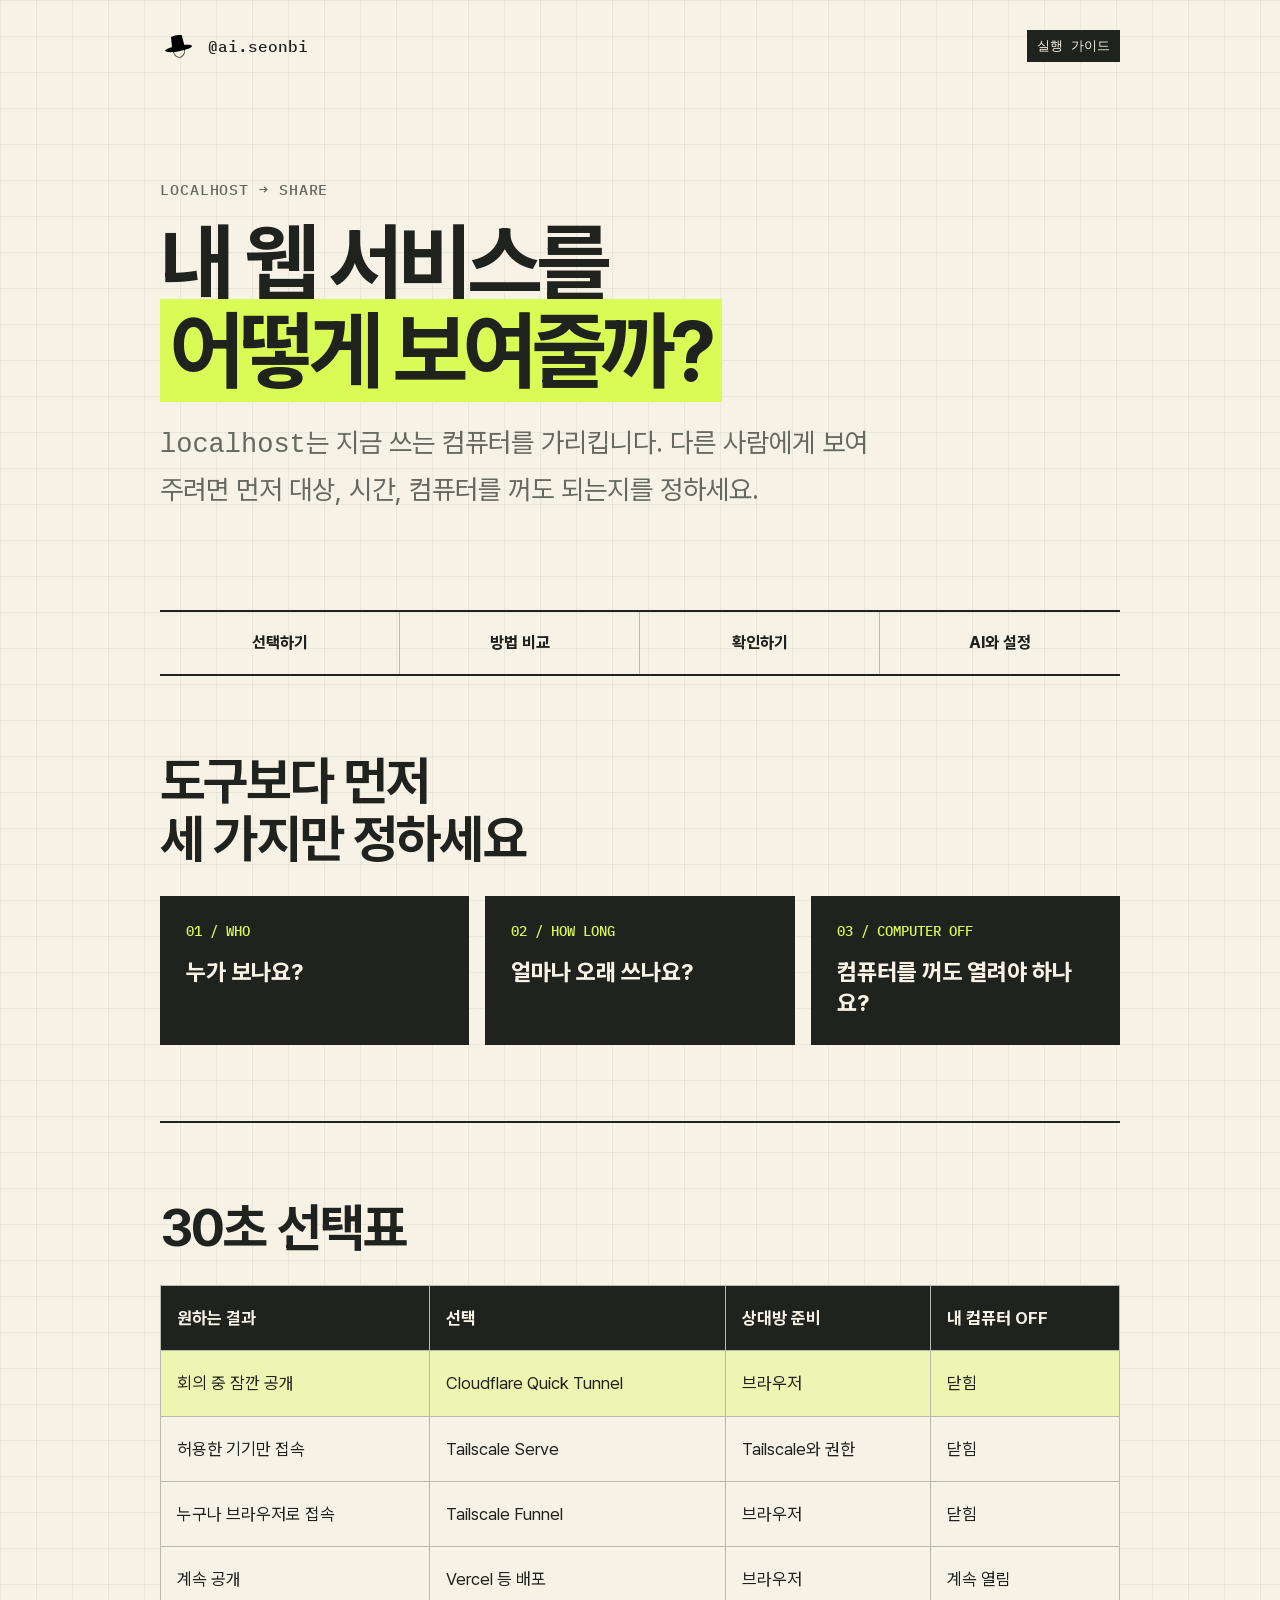
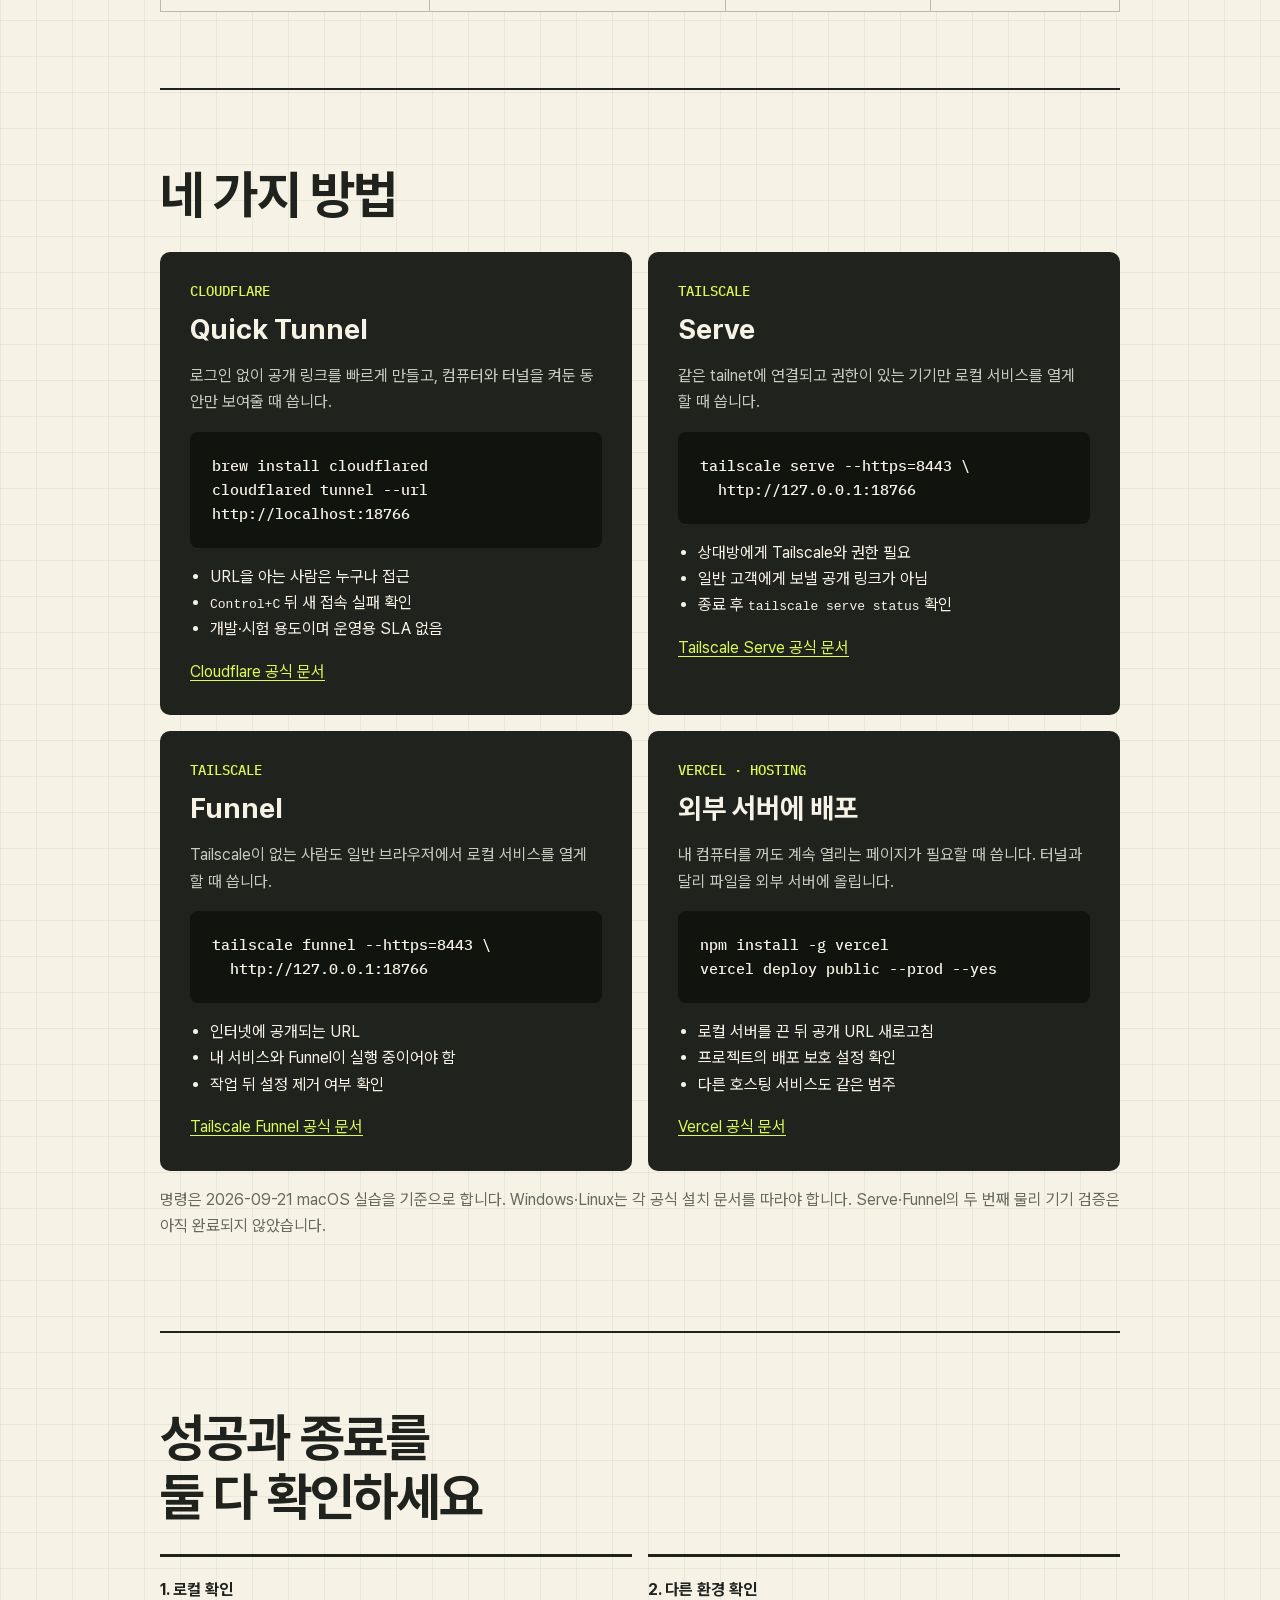
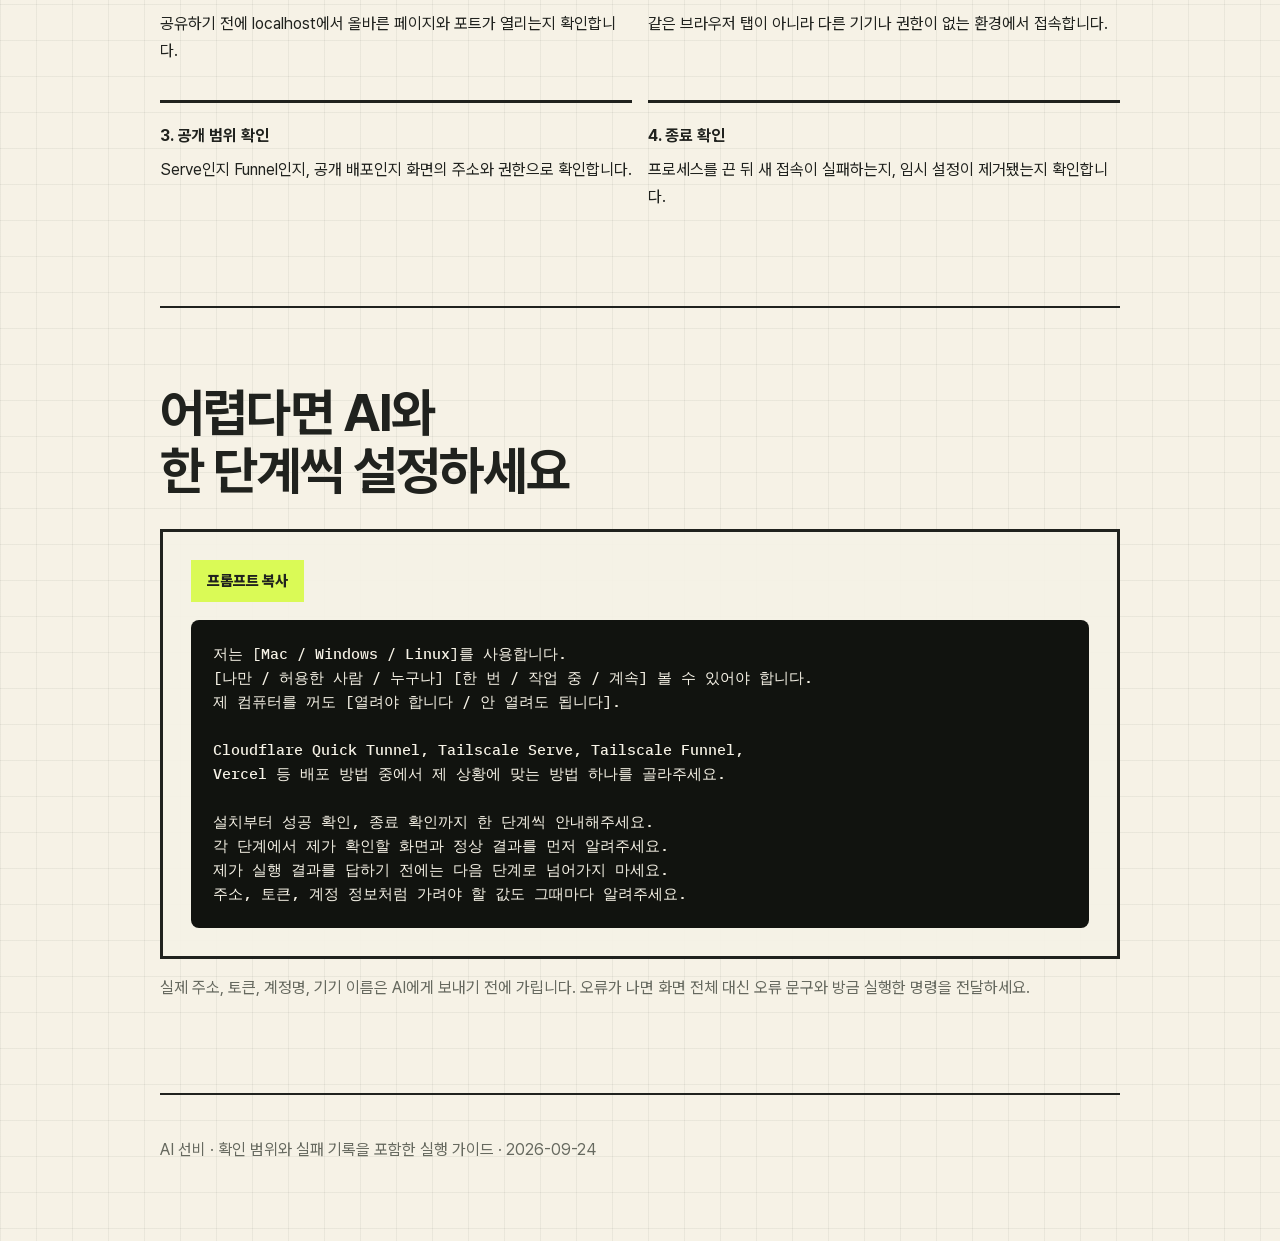
<file: docs/guides/share-local-web/index.html>
<!doctype html>
<html lang="ko">
<head>
  <meta charset="utf-8">
  <meta name="viewport" content="width=device-width,initial-scale=1">
  <title>내 웹 서비스를 공유하는 네 가지 방법 | AI 선비</title>
  <meta name="description" content="localhost에서만 열리는 웹 서비스를 Cloudflare Quick Tunnel, Tailscale Serve·Funnel, Vercel로 공유하는 선택표와 단계별 가이드">
  <style>
    @font-face{font-family:Pretendard;src:url('../../assets/PretendardVariable.woff2') format('woff2');font-weight:100 900;font-display:swap}
    @font-face{font-family:PlexMono;src:url('../../assets/IBMPlexMono-Medium.ttf') format('truetype');font-weight:500;font-display:swap}
    :root{--ink:#20221e;--paper:#f6f2e6;--lime:#dafa56;--muted:#66695f;--line:#b8baaf}
    *{box-sizing:border-box}html{scroll-behavior:smooth}body{margin:0;overflow-x:hidden;background:var(--paper);color:var(--ink);font-family:Pretendard,system-ui,sans-serif;line-height:1.65;background-image:linear-gradient(rgba(32,34,30,.055) 1px,transparent 1px),linear-gradient(90deg,rgba(32,34,30,.055) 1px,transparent 1px);background-size:36px 36px}
    a{color:inherit;text-underline-offset:3px}.wrap{width:min(960px,calc(100% - 36px));margin:auto}.top{display:flex;justify-content:space-between;align-items:center;padding:28px 0;font-family:PlexMono,monospace}.brand{display:flex;gap:12px;align-items:center;text-decoration:none}.brand img{width:36px;height:36px}.pill{padding:5px 10px;background:var(--ink);color:var(--paper);font-size:13px}
    header{padding:88px 0 70px}.eyebrow{font:500 15px PlexMono,monospace;color:var(--muted);letter-spacing:.06em}.hero{overflow-wrap:anywhere;font-size:clamp(48px,8vw,86px);line-height:1.02;letter-spacing:-.055em;margin:20px 0 24px;max-width:850px}.lead{overflow-wrap:anywhere;font-size:clamp(20px,3vw,27px);max-width:720px;color:var(--muted)}.highlight{background:var(--lime);padding:0 .12em}
    nav{border-top:2px solid var(--ink);border-bottom:2px solid var(--ink);display:grid;grid-template-columns:repeat(4,1fr)}nav a{padding:18px 10px;text-align:center;text-decoration:none;font-weight:750;border-right:1px solid var(--line)}nav a:last-child{border:0}
    section{padding:76px 0;border-bottom:2px solid var(--ink)}h2{font-size:clamp(34px,5vw,52px);line-height:1.12;letter-spacing:-.035em;margin:0 0 28px}h3{font-size:28px;line-height:1.25;margin:0 0 12px}.note{color:var(--muted)}
    .questions,.methods{display:grid;gap:16px}.questions{grid-template-columns:repeat(3,1fr)}.question{background:var(--ink);color:var(--paper);padding:26px}.question b{display:block;color:var(--lime);font:500 14px PlexMono,monospace;margin-bottom:18px}.question span{font-size:23px;font-weight:760;line-height:1.3}
    .decision{width:100%;border-collapse:collapse;background:var(--paper);font-size:17px}.decision th,.decision td{padding:18px 16px;border:1px solid var(--line);vertical-align:top}.decision th{background:var(--ink);color:var(--paper);text-align:left}.decision tr:first-of-type td{background:rgba(218,250,86,.36)}
    .methods{grid-template-columns:1fr 1fr}.method{background:var(--ink);color:var(--paper);padding:30px;border-radius:10px}.method .company{font:500 14px PlexMono,monospace;color:var(--lime);margin-bottom:12px}.method p{color:#c7cabf}.method ul{padding-left:20px}.method a{color:var(--lime)}
    pre{position:relative;background:#11130f;color:#f6f2e6;padding:22px;overflow:auto;border-radius:8px;font:500 15px/1.6 PlexMono,monospace;white-space:pre-wrap}.copy{border:0;background:var(--lime);color:var(--ink);font:800 15px Pretendard;padding:12px 16px;cursor:pointer}.copy:focus-visible,a:focus-visible{outline:4px solid var(--lime);outline-offset:3px}.prompt{border:3px solid var(--ink);padding:28px;background:rgba(246,242,230,.92)}.prompt pre{margin:18px 0 0}.checks{display:grid;grid-template-columns:1fr 1fr;gap:16px}.check{border-top:3px solid var(--ink);padding:20px 0}.check b{display:block;margin-bottom:8px}
    footer{padding:42px 0 80px;color:var(--muted)}
    @media(max-width:720px){header{padding:54px 0}.questions,.methods,.checks{grid-template-columns:1fr}nav{grid-template-columns:1fr 1fr}.decision{font-size:14px}.decision th,.decision td{padding:12px 9px}.hero{overflow-wrap:anywhere;font-size:49px}}
  </style>
</head>
<body>
  <div class="wrap">
    <div class="top"><a class="brand" href="https://www.instagram.com/ai.seonbi/"><img src="../../assets/logo-black.svg" alt=""><span>@ai.seonbi</span></a><span class="pill">실행 가이드</span></div>
    <header>
      <div class="eyebrow">LOCALHOST → SHARE</div>
      <h1 class="hero">내 웹 서비스를<br><span class="highlight">어떻게 보여줄까?</span></h1>
      <p class="lead"><code>localhost</code>는 지금 쓰는 컴퓨터를 가리킵니다. 다른 사람에게 보여주려면 먼저 대상, 시간, 컴퓨터를 꺼도 되는지를 정하세요.</p>
    </header>
    <nav aria-label="페이지 목차"><a href="#choose">선택하기</a><a href="#methods">방법 비교</a><a href="#check">확인하기</a><a href="#ai">AI와 설정</a></nav>
    <section id="choose">
      <h2>도구보다 먼저<br>세 가지만 정하세요</h2>
      <div class="questions">
        <div class="question"><b>01 / WHO</b><span>누가 보나요?</span></div>
        <div class="question"><b>02 / HOW LONG</b><span>얼마나 오래 쓰나요?</span></div>
        <div class="question"><b>03 / COMPUTER OFF</b><span>컴퓨터를 꺼도 열려야 하나요?</span></div>
      </div>
    </section>
    <section>
      <h2>30초 선택표</h2>
      <div style="overflow:auto"><table class="decision">
        <thead><tr><th>원하는 결과</th><th>선택</th><th>상대방 준비</th><th>내 컴퓨터 OFF</th></tr></thead>
        <tbody>
          <tr><td>회의 중 잠깐 공개</td><td>Cloudflare Quick Tunnel</td><td>브라우저</td><td>닫힘</td></tr>
          <tr><td>허용한 기기만 접속</td><td>Tailscale Serve</td><td>Tailscale와 권한</td><td>닫힘</td></tr>
          <tr><td>누구나 브라우저로 접속</td><td>Tailscale Funnel</td><td>브라우저</td><td>닫힘</td></tr>
          <tr><td>계속 공개</td><td>Vercel 등 배포</td><td>브라우저</td><td>계속 열림</td></tr>
        </tbody>
      </table></div>
    </section>
    <section id="methods">
      <h2>네 가지 방법</h2>
      <div class="methods">
        <article class="method"><div class="company">CLOUDFLARE</div><h3>Quick Tunnel</h3><p>로그인 없이 공개 링크를 빠르게 만들고, 컴퓨터와 터널을 켜둔 동안만 보여줄 때 씁니다.</p><pre>brew install cloudflared
cloudflared tunnel --url http://localhost:18766</pre><ul><li>URL을 아는 사람은 누구나 접근</li><li><code>Control+C</code> 뒤 새 접속 실패 확인</li><li>개발·시험 용도이며 운영용 SLA 없음</li></ul><a href="https://developers.cloudflare.com/cloudflare-one/networks/connectors/cloudflare-tunnel/do-more-with-tunnels/trycloudflare/">Cloudflare 공식 문서</a></article>
        <article class="method"><div class="company">TAILSCALE</div><h3>Serve</h3><p>같은 tailnet에 연결되고 권한이 있는 기기만 로컬 서비스를 열게 할 때 씁니다.</p><pre>tailscale serve --https=8443 \
  http://127.0.0.1:18766</pre><ul><li>상대방에게 Tailscale와 권한 필요</li><li>일반 고객에게 보낼 공개 링크가 아님</li><li>종료 후 <code>tailscale serve status</code> 확인</li></ul><a href="https://tailscale.com/docs/features/tailscale-serve">Tailscale Serve 공식 문서</a></article>
        <article class="method"><div class="company">TAILSCALE</div><h3>Funnel</h3><p>Tailscale이 없는 사람도 일반 브라우저에서 로컬 서비스를 열게 할 때 씁니다.</p><pre>tailscale funnel --https=8443 \
  http://127.0.0.1:18766</pre><ul><li>인터넷에 공개되는 URL</li><li>내 서비스와 Funnel이 실행 중이어야 함</li><li>작업 뒤 설정 제거 여부 확인</li></ul><a href="https://tailscale.com/docs/features/tailscale-funnel">Tailscale Funnel 공식 문서</a></article>
        <article class="method"><div class="company">VERCEL · HOSTING</div><h3>외부 서버에 배포</h3><p>내 컴퓨터를 꺼도 계속 열리는 페이지가 필요할 때 씁니다. 터널과 달리 파일을 외부 서버에 올립니다.</p><pre>npm install -g vercel
vercel deploy public --prod --yes</pre><ul><li>로컬 서버를 끈 뒤 공개 URL 새로고침</li><li>프로젝트의 배포 보호 설정 확인</li><li>다른 호스팅 서비스도 같은 범주</li></ul><a href="https://vercel.com/docs/deployments/overview">Vercel 공식 문서</a></article>
      </div>
      <p class="note">명령은 2026-09-21 macOS 실습을 기준으로 합니다. Windows·Linux는 각 공식 설치 문서를 따라야 합니다. Serve·Funnel의 두 번째 물리 기기 검증은 아직 완료되지 않았습니다.</p>
    </section>
    <section id="check">
      <h2>성공과 종료를<br>둘 다 확인하세요</h2>
      <div class="checks">
        <div class="check"><b>1. 로컬 확인</b><span>공유하기 전에 localhost에서 올바른 페이지와 포트가 열리는지 확인합니다.</span></div>
        <div class="check"><b>2. 다른 환경 확인</b><span>같은 브라우저 탭이 아니라 다른 기기나 권한이 없는 환경에서 접속합니다.</span></div>
        <div class="check"><b>3. 공개 범위 확인</b><span>Serve인지 Funnel인지, 공개 배포인지 화면의 주소와 권한으로 확인합니다.</span></div>
        <div class="check"><b>4. 종료 확인</b><span>프로세스를 끈 뒤 새 접속이 실패하는지, 임시 설정이 제거됐는지 확인합니다.</span></div>
      </div>
    </section>
    <section id="ai">
      <h2>어렵다면 AI와<br>한 단계씩 설정하세요</h2>
      <div class="prompt">
        <button class="copy" type="button" data-copy>프롬프트 복사</button>
        <pre id="prompt">저는 [Mac / Windows / Linux]를 사용합니다.
[나만 / 허용한 사람 / 누구나] [한 번 / 작업 중 / 계속] 볼 수 있어야 합니다.
제 컴퓨터를 꺼도 [열려야 합니다 / 안 열려도 됩니다].

Cloudflare Quick Tunnel, Tailscale Serve, Tailscale Funnel,
Vercel 등 배포 방법 중에서 제 상황에 맞는 방법 하나를 골라주세요.

설치부터 성공 확인, 종료 확인까지 한 단계씩 안내해주세요.
각 단계에서 제가 확인할 화면과 정상 결과를 먼저 알려주세요.
제가 실행 결과를 답하기 전에는 다음 단계로 넘어가지 마세요.
주소, 토큰, 계정 정보처럼 가려야 할 값도 그때마다 알려주세요.</pre>
      </div>
      <p class="note">실제 주소, 토큰, 계정명, 기기 이름은 AI에게 보내기 전에 가립니다. 오류가 나면 화면 전체 대신 오류 문구와 방금 실행한 명령을 전달하세요.</p>
    </section>
    <footer>AI 선비 · 확인 범위와 실패 기록을 포함한 실행 가이드 · 2026-09-24</footer>
  </div>
  <script>
    const button=document.querySelector('[data-copy]');
    button.addEventListener('click',async()=>{await navigator.clipboard.writeText(document.querySelector('#prompt').textContent);button.textContent='복사했습니다';setTimeout(()=>button.textContent='프롬프트 복사',1600)});
  </script>
</body>
</html>
</file>
<file: docs/guides/marketing-skills/guide.css>
@font-face{font-family:Pretendard;src:url('../../assets/PretendardVariable.woff2') format('woff2');font-weight:100 900;font-display:swap}
:root{color-scheme:dark;--bg:#17212f;--ink:#f8fbff;--muted:#b4c4d5;--line:#ffffff30;--accent:#6bceff}
*{box-sizing:border-box}html{scroll-behavior:smooth;scroll-padding-top:24px}body{margin:0;background:var(--bg);color:var(--ink);font:16px/1.7 Pretendard,system-ui,sans-serif;word-break:keep-all}a{color:inherit;text-underline-offset:4px}a:hover{color:var(--accent)}header,main,footer{max-width:1160px;margin:auto;padding-inline:28px}header{display:flex;align-items:center;justify-content:space-between;gap:22px;min-height:94px;border-bottom:1px solid var(--line)}nav{display:flex;gap:22px;font-size:14px}.brand{display:flex;gap:12px;align-items:center;text-decoration:none;font-weight:800}.brand img{object-fit:contain}h1{font-size:clamp(36px,5.1vw,62px);line-height:1.16;letter-spacing:-.045em;margin:0 0 24px}h2{font-size:30px;line-height:1.35;letter-spacing:-.035em;margin:0 0 14px}h3{font-size:23px;line-height:1.3;margin:0 0 3px;letter-spacing:-.03em}h4{font-size:16px;margin:24px 0 10px}p{margin:0 0 16px}.hero{display:grid;grid-template-columns:1fr 1.1fr;gap:52px;align-items:center;padding:52px 0 40px}.eyebrow{font-size:12px;letter-spacing:1.6px;color:var(--accent);margin-bottom:20px}.lead{font-size:19px;color:var(--muted)}.small{font-size:12px;color:var(--muted);margin:18px 0 0}.actions{display:flex;gap:12px;flex-wrap:wrap}.button{display:inline-flex;align-items:center;justify-content:center;min-height:48px;padding:10px 18px;border:1px solid var(--line);font-weight:750;font-size:14px;text-decoration:none;border-radius:3px}.primary{color:var(--bg);background:var(--accent);border-color:var(--accent)}.primary:hover{color:var(--bg)}.tier-board{margin:0;min-width:0}.tier-row{display:grid;grid-template-columns:74px 1fr;gap:0;margin-bottom:6px}.tier-grade{background:var(--grade);color:var(--bg);display:flex;flex-direction:column;justify-content:center;align-items:center;min-height:64px}.tier-grade b{font-size:29px;line-height:1.2}.tier-grade small{font-size:11px;font-weight:750}.tier-items{display:flex;flex-direction:column;gap:4px;padding:10px 17px;background:color-mix(in srgb,var(--grade) 9%,transparent)}.tier-items a{font-size:15px;font-weight:700;text-decoration:none;overflow-wrap:anywhere}.tier-items a:hover{text-decoration:underline;color:var(--grade)}figcaption{font-size:12px;color:var(--muted);margin-top:10px}.scope{font-size:14px;color:var(--muted);max-width:860px}.section-heading{padding:48px 0 24px}.section-heading p,.section p,.downloads p{color:var(--muted)}.skills{display:grid;grid-template-columns:1fr 1fr;gap:34px 28px}.skill{min-width:0;border-top:3px solid var(--grade);padding-top:20px;scroll-margin-top:24px}.skill-title{display:flex;gap:14px;align-items:center;min-height:62px}.grade{display:grid;place-items:center;width:48px;height:48px;background:var(--grade);color:var(--bg);font-size:27px;font-weight:850;flex-shrink:0}.skill-title code{font-size:13px;color:var(--muted);overflow-wrap:anywhere}.benefit{font-size:24px;line-height:1.4;font-weight:800;color:var(--accent);margin:20px 0 18px;min-height:68px;letter-spacing:-.025em}.skill figure{margin:0 0 16px}.skill figure img{display:block;width:100%;height:330px;object-fit:contain;background:#f8fbff}.condition{font-size:13px;line-height:1.6;color:var(--muted);min-height:62px}details{border-top:1px solid var(--line);padding:15px 0}.action{border-bottom:1px solid var(--line)}.evidence{border-top:0;font-size:14px}.evidence summary{font-size:14px;color:var(--muted)}summary{cursor:pointer;font-weight:700;font-size:16px;min-height:30px;line-height:1.6}details[open]>summary{margin-bottom:18px}.section-detail{margin:18px 0}.section-detail p,.section-detail li,.action p{color:var(--muted);font-size:15px}pre{padding:18px;background:#0d1724;border:1px solid var(--line);white-space:pre-wrap;overflow-wrap:anywhere;word-break:break-word;font:13px/1.8 ui-monospace,Pretendard,monospace;margin:14px 0}code{overflow-wrap:anywhere}button.copy{font:700 13px Pretendard,system-ui,sans-serif;background:transparent;border:1px solid var(--line);color:var(--ink);padding:7px 14px;cursor:pointer;min-height:36px}.copy-status{font-size:12px;margin-left:12px;color:var(--accent)}a:focus-visible,button:focus-visible,summary:focus-visible{outline:3px solid var(--accent);outline-offset:4px}.section{border-top:1px solid var(--line);padding-top:36px;margin-top:50px}.downloads{display:flex;gap:24px;flex-wrap:wrap;justify-content:space-between;margin:40px 0;padding:28px;background:#223345}.downloads h2{font-size:25px}.downloads p{font-size:14px;margin:0}table{border-collapse:collapse;font-size:13px;width:100%;display:block;overflow-x:auto}td,th{padding:10px;border-bottom:1px solid var(--line);text-align:left;vertical-align:top}footer{font-size:14px;border-top:1px solid var(--line);padding-block:24px 50px;margin-top:48px}li+li{margin-top:8px}
@media(max-width:760px){header,main,footer{padding-inline:20px}header{min-height:78px}nav{gap:13px;font-size:12px}.hero{grid-template-columns:1fr;gap:30px;padding-top:36px}h1{font-size:43px}.lead{font-size:17px}.tier-items a{font-size:14px}.skills{grid-template-columns:1fr;gap:32px}.benefit{font-size:23px;min-height:0}.condition{min-height:0}.skill figure img{height:300px}.section-heading h2{font-size:26px}.tier-row{grid-template-columns:66px 1fr}.downloads{padding:22px}.small{font-size:12px}}
@media(prefers-reduced-motion:reduce){html{scroll-behavior:auto}}
</file>
